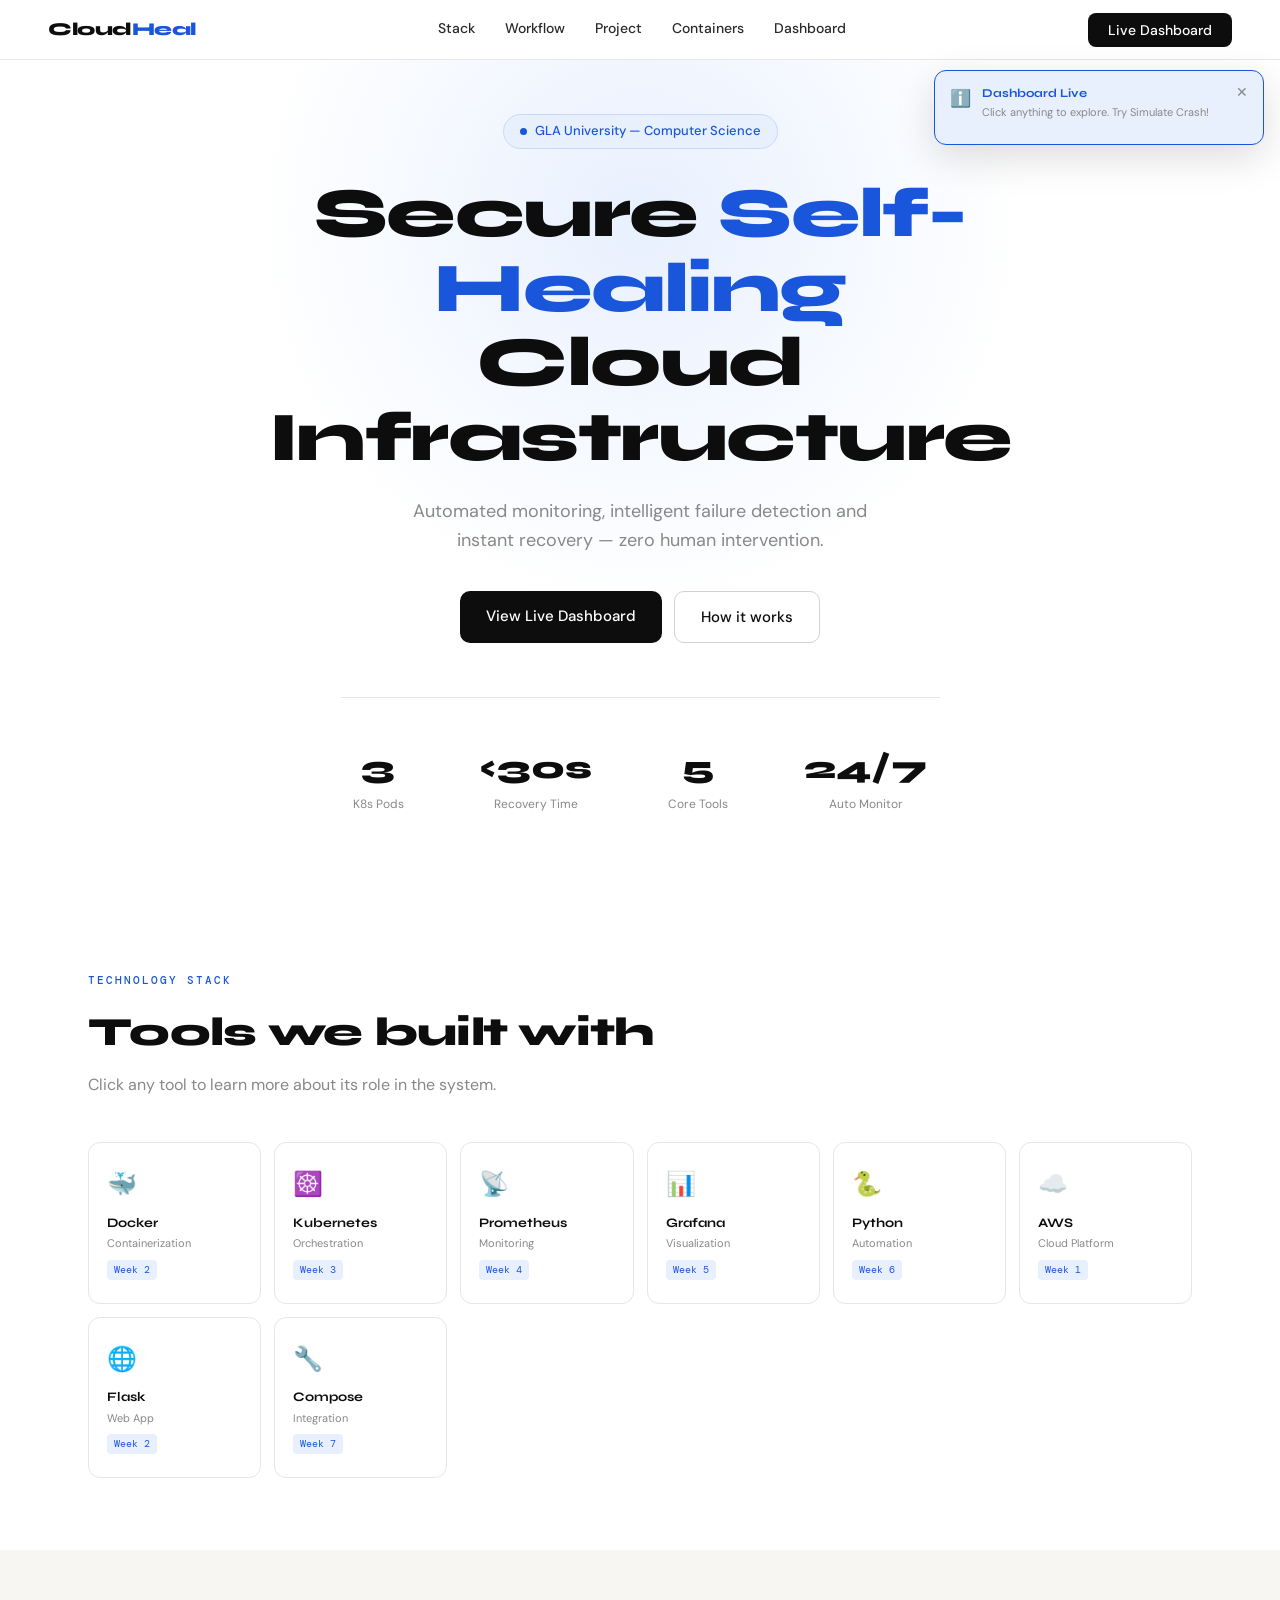
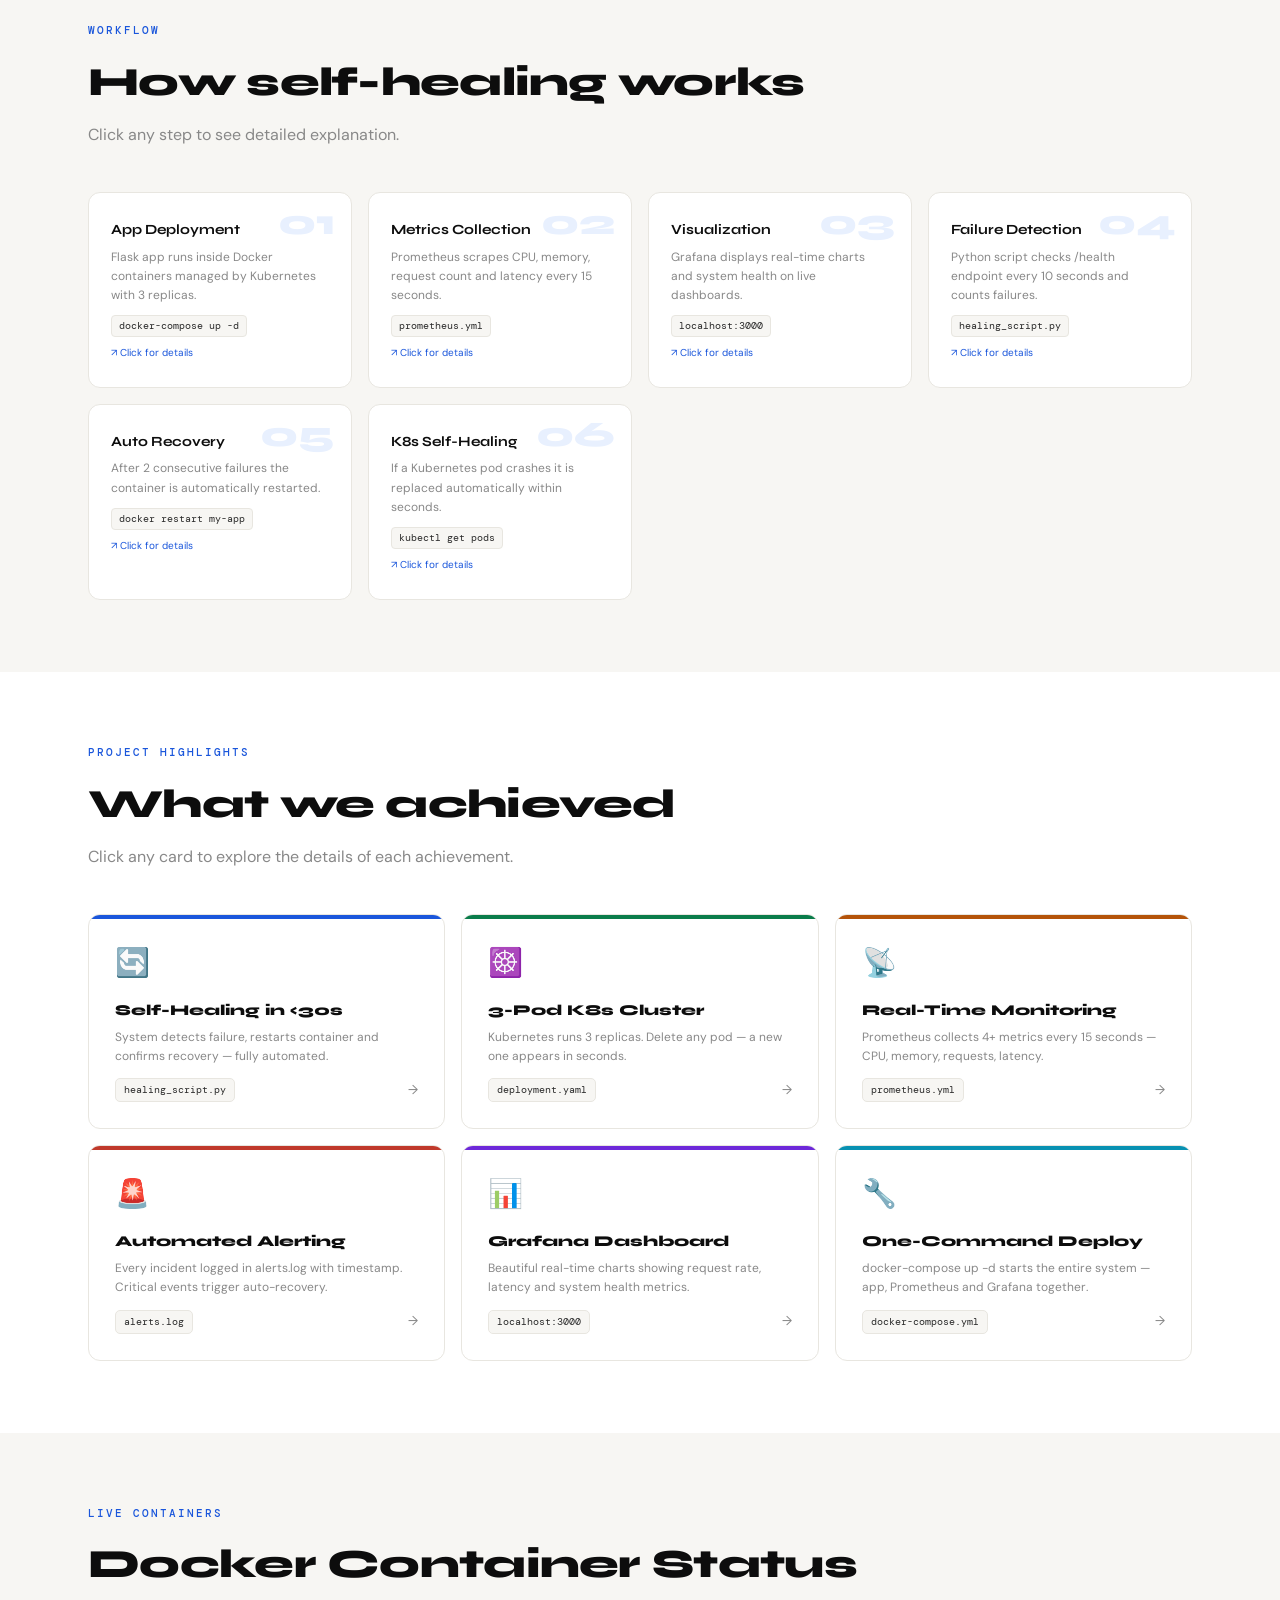
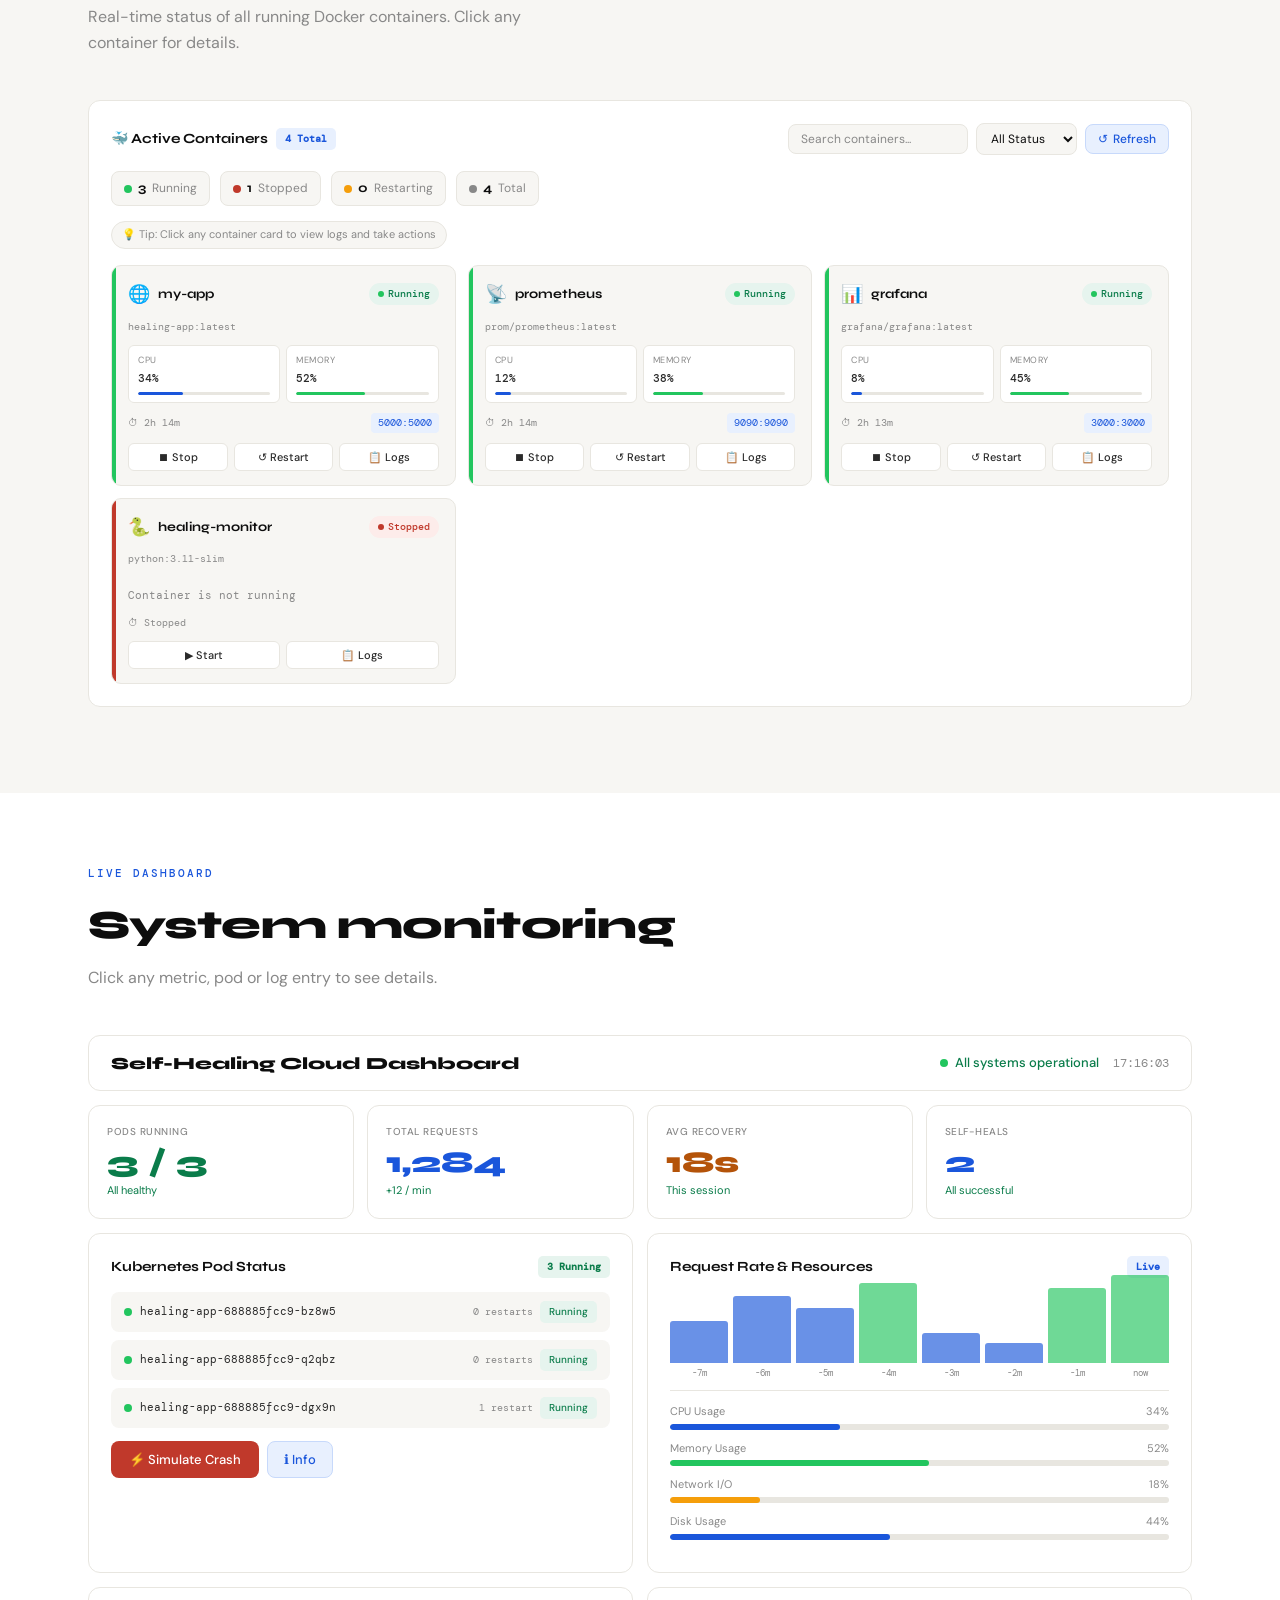
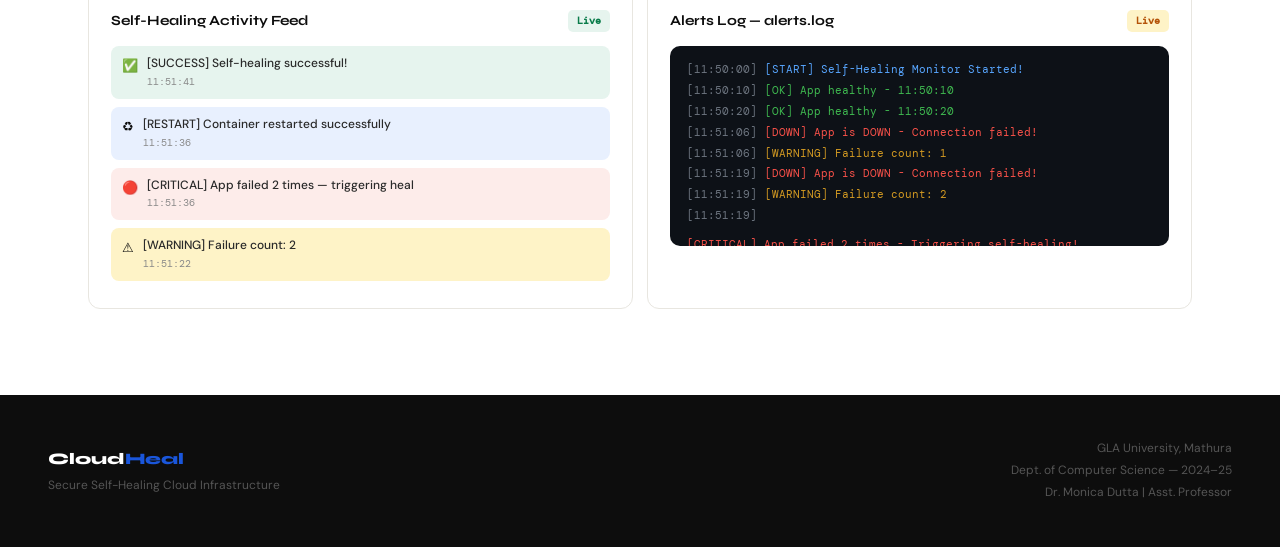
<file: index.html>
<!DOCTYPE html>
<html lang="en">
<head>
<meta charset="UTF-8">
<meta name="viewport" content="width=device-width, initial-scale=1.0">
<title>CloudHeal — Self-Healing Infrastructure</title>
<link href="https://fonts.googleapis.com/css2?family=Syne:wght@400;600;700;800&family=DM+Sans:wght@300;400;500&family=DM+Mono:wght@400;500&display=swap" rel="stylesheet">
<style>
:root{
  --w:#fff;--off:#f7f6f3;--ink:#0d0d0d;--ink2:#2a2a2a;--muted:#888;
  --border:#e8e6e0;--border2:#d4d2cc;
  --blue:#1a56db;--blue-l:#e8f0fe;--blue-m:#c7d9fb;
  --green:#0a7c4a;--green-l:#e6f4ee;
  --amber:#b45309;--amber-l:#fef3c7;
  --red:#c0392b;--red-l:#fdecea;
  --purple:#6d28d9;--purple-l:#ede9fe;
  --r:12px;--shadow:0 2px 14px rgba(0,0,0,0.08);--shadow-lg:0 12px 40px rgba(0,0,0,0.14);
}
*,*::before,*::after{box-sizing:border-box;margin:0;padding:0}
html{scroll-behavior:smooth}
body{font-family:'DM Sans',sans-serif;background:var(--w);color:var(--ink);line-height:1.6;overflow-x:hidden}

/* ── TOOLTIP ── */
[data-tip]{position:relative;cursor:help}
[data-tip]::after{content:attr(data-tip);position:absolute;bottom:calc(100% + 7px);left:50%;transform:translateX(-50%);background:var(--ink);color:#fff;font-size:11px;font-family:'DM Sans',sans-serif;white-space:nowrap;padding:5px 10px;border-radius:7px;pointer-events:none;opacity:0;transition:opacity .18s;z-index:999}
[data-tip]::before{content:'';position:absolute;bottom:calc(100% + 2px);left:50%;transform:translateX(-50%);border:5px solid transparent;border-top-color:var(--ink);pointer-events:none;opacity:0;transition:opacity .18s;z-index:999}
[data-tip]:hover::after,[data-tip]:hover::before{opacity:1}

/* NAV */
nav{position:fixed;top:0;left:0;right:0;z-index:300;display:flex;align-items:center;justify-content:space-between;padding:0 clamp(16px,4vw,48px);height:60px;background:rgba(255,255,255,0.95);backdrop-filter:blur(16px);border-bottom:1px solid var(--border)}
.nav-logo{font-family:'Syne',sans-serif;font-weight:800;font-size:18px;letter-spacing:-.5px}
.nav-logo span{color:var(--blue)}
.nav-links{display:flex;gap:clamp(14px,3vw,30px)}
.nav-links a{font-size:14px;font-weight:500;color:var(--ink2);text-decoration:none;transition:color .2s;padding:4px 0;border-bottom:2px solid transparent}
.nav-links a:hover{color:var(--blue);border-bottom-color:var(--blue-m)}
.nav-btn{background:var(--ink);color:#fff;border:none;border-radius:8px;padding:8px 20px;font-family:'DM Sans',sans-serif;font-size:14px;font-weight:500;cursor:pointer;transition:background .2s}
.nav-btn:hover{background:var(--blue)}
@media(max-width:600px){.nav-links{display:none}}

/* MODAL */
.modal-overlay{display:none;position:fixed;inset:0;z-index:500;background:rgba(0,0,0,0.45);backdrop-filter:blur(4px);align-items:center;justify-content:center;padding:20px}
.modal-overlay.open{display:flex;animation:fadeIn .2s ease}
@keyframes fadeIn{from{opacity:0}to{opacity:1}}
.modal{background:var(--w);border-radius:18px;padding:clamp(24px,4vw,36px);max-width:520px;width:100%;max-height:85vh;overflow-y:auto;position:relative;animation:popIn .3s cubic-bezier(.34,1.56,.64,1)}
@keyframes popIn{from{opacity:0;transform:scale(.9) translateY(20px)}to{opacity:1;transform:scale(1) translateY(0)}}
.modal::-webkit-scrollbar{width:4px}
.modal::-webkit-scrollbar-thumb{background:var(--border2);border-radius:2px}
.modal-close{position:absolute;top:16px;right:18px;background:var(--off);border:none;border-radius:8px;width:32px;height:32px;font-size:16px;cursor:pointer;color:var(--muted);transition:all .2s;display:flex;align-items:center;justify-content:center}
.modal-close:hover{background:var(--border);color:var(--ink)}
.modal-icon{font-size:36px;margin-bottom:14px}
.modal-title{font-family:'Syne',sans-serif;font-weight:800;font-size:20px;margin-bottom:6px}
.modal-subtitle{font-size:13px;color:var(--muted);margin-bottom:18px;font-family:'DM Mono',monospace}
.modal-body{font-size:14px;color:var(--ink2);line-height:1.7}
.modal-body p{margin-bottom:10px}
.modal-body strong{color:var(--ink);font-weight:500}
.modal-tag-row{display:flex;flex-wrap:wrap;gap:7px;margin-top:14px}
.modal-tag{font-size:11px;font-family:'DM Mono',monospace;padding:4px 10px;border-radius:6px;border:1px solid var(--border)}
.modal-tag.b{background:var(--blue-l);color:var(--blue);border-color:var(--blue-m)}
.modal-tag.g{background:var(--green-l);color:var(--green)}
.modal-tag.a{background:var(--amber-l);color:var(--amber)}
.modal-tag.r{background:var(--red-l);color:var(--red)}
.modal-tag.p{background:var(--purple-l);color:var(--purple)}
.modal-divider{height:1px;background:var(--border);margin:14px 0}
.modal-kv{display:flex;justify-content:space-between;align-items:center;padding:8px 0;border-bottom:1px solid var(--off);font-size:13px}
.modal-kv:last-child{border:none}
.modal-kv-k{color:var(--muted);font-weight:400}
.modal-kv-v{font-family:'DM Mono',monospace;font-size:12px;color:var(--ink2);font-weight:500}

/* TOAST */
#tc{position:fixed;top:70px;right:16px;z-index:400;display:flex;flex-direction:column;gap:10px;pointer-events:none;max-width:calc(100vw - 32px)}
.toast{display:flex;align-items:flex-start;gap:11px;background:var(--w);border:1.5px solid var(--border);border-radius:var(--r);padding:13px 15px;box-shadow:var(--shadow-lg);width:min(330px,calc(100vw - 32px));pointer-events:all;animation:slideIn .35s cubic-bezier(.34,1.56,.64,1)}
.toast.out{animation:slideOut .25s ease forwards}
@keyframes slideIn{from{opacity:0;transform:translateX(70px)}to{opacity:1;transform:translateX(0)}}
@keyframes slideOut{to{opacity:0;transform:translateX(90px)}}
.toast.danger{border-color:var(--red);background:#fff8f8}
.toast.success{border-color:#22c55e;background:#f0fdf4}
.toast.warning{border-color:#f59e0b;background:#fffbeb}
.toast.info{border-color:var(--blue);background:var(--blue-l)}
.t-icon{font-size:17px;flex-shrink:0;margin-top:1px}
.t-body{flex:1;min-width:0}
.t-title{font-family:'Syne',sans-serif;font-weight:700;font-size:12px;margin-bottom:1px}
.toast.danger .t-title{color:var(--red)}
.toast.success .t-title{color:var(--green)}
.toast.warning .t-title{color:var(--amber)}
.toast.info .t-title{color:var(--blue)}
.t-msg{font-size:11px;color:var(--muted);line-height:1.5}
.t-close{background:none;border:none;cursor:pointer;font-size:14px;color:var(--muted);padding:0;flex-shrink:0}
.t-bar{height:3px;border-radius:2px;margin-top:7px;animation:shrink 4.5s linear forwards}
@keyframes shrink{from{width:100%}to{width:0}}
.toast.danger .t-bar{background:var(--red)}
.toast.success .t-bar{background:#22c55e}
.toast.warning .t-bar{background:#f59e0b}
.toast.info .t-bar{background:var(--blue)}

/* HERO */
.hero{min-height:100vh;display:flex;flex-direction:column;align-items:center;justify-content:center;padding:clamp(80px,12vh,120px) clamp(20px,5vw,48px) clamp(60px,8vh,80px);text-align:center;position:relative;overflow:hidden}
.hero::before{content:'';position:absolute;top:-180px;left:50%;transform:translateX(-50%);width:min(800px,120vw);height:min(800px,120vw);border-radius:50%;background:radial-gradient(circle,#e8f0fe 0%,transparent 68%);pointer-events:none}
.hero-badge{display:inline-flex;align-items:center;gap:8px;background:var(--blue-l);color:var(--blue);border:1px solid var(--blue-m);border-radius:100px;padding:6px 16px;font-size:13px;font-weight:500;margin-bottom:clamp(18px,3vh,28px);animation:fadeUp .6s ease both;cursor:pointer;transition:box-shadow .2s}
.hero-badge:hover{box-shadow:0 0 0 3px var(--blue-m)}
@keyframes fadeUp{from{opacity:0;transform:translateY(20px)}to{opacity:1;transform:translateY(0)}}
.badge-dot{width:7px;height:7px;border-radius:50%;background:var(--blue);animation:blink 2s infinite;flex-shrink:0}
@keyframes blink{0%,100%{opacity:1}50%{opacity:.3}}
.hero h1{font-family:'Syne',sans-serif;font-weight:800;font-size:clamp(30px,6vw,70px);line-height:1.07;letter-spacing:-1.5px;color:var(--ink);max-width:820px;margin-bottom:clamp(14px,2.5vh,22px);animation:fadeUp .7s .1s ease both}
.hero h1 em{color:var(--blue);font-style:normal}
.hero p{font-size:clamp(14px,2vw,18px);color:var(--muted);max-width:480px;margin-bottom:clamp(26px,4vh,38px);animation:fadeUp .7s .2s ease both}
.hero-btns{display:flex;gap:12px;justify-content:center;flex-wrap:wrap;animation:fadeUp .7s .3s ease both}
.btn-p{background:var(--ink);color:#fff;border:none;border-radius:10px;padding:clamp(10px,1.5vh,13px) clamp(18px,3vw,26px);font-family:'DM Sans',sans-serif;font-size:clamp(13px,1.5vw,15px);font-weight:500;cursor:pointer;transition:all .2s;text-decoration:none;display:inline-block}
.btn-p:hover{background:var(--blue);transform:translateY(-1px);box-shadow:0 6px 20px rgba(26,86,219,.25)}
.btn-s{background:transparent;color:var(--ink);border:1.5px solid var(--border2);border-radius:10px;padding:clamp(10px,1.5vh,13px) clamp(18px,3vw,26px);font-family:'DM Sans',sans-serif;font-size:clamp(13px,1.5vw,15px);font-weight:500;cursor:pointer;transition:all .2s;text-decoration:none;display:inline-block}
.btn-s:hover{border-color:var(--ink);transform:translateY(-1px)}
.hero-stats{display:flex;gap:clamp(20px,5vw,52px);margin-top:clamp(36px,6vh,68px);animation:fadeUp .7s .4s ease both;border-top:1px solid var(--border);padding-top:clamp(22px,4vh,38px);flex-wrap:wrap;justify-content:center}
.stat{text-align:center;cursor:pointer;padding:8px 12px;border-radius:10px;transition:background .2s}
.stat:hover{background:var(--off)}
.stat-num{font-family:'Syne',sans-serif;font-size:clamp(22px,4vw,32px);font-weight:800;color:var(--ink)}
.stat-label{font-size:12px;color:var(--muted);margin-top:2px}

/* SECTIONS */
.sec{padding:clamp(52px,8vh,92px) clamp(20px,5vw,48px);max-width:1200px;margin:0 auto}
.sec-bg{background:var(--off)}
.sec-bg-in{max-width:1200px;margin:0 auto;padding:clamp(52px,8vh,92px) clamp(20px,5vw,48px)}
.lbl{font-family:'DM Mono',monospace;font-size:11px;font-weight:500;color:var(--blue);letter-spacing:2px;text-transform:uppercase;margin-bottom:10px}
.ttl{font-family:'Syne',sans-serif;font-weight:800;font-size:clamp(22px,4vw,40px);letter-spacing:-.7px;color:var(--ink);margin-bottom:8px}
.sub{font-size:clamp(13px,1.5vw,16px);color:var(--muted);max-width:460px;margin-bottom:clamp(28px,5vh,48px)}

/* TECH */
.tech-grid{display:grid;grid-template-columns:repeat(auto-fill,minmax(clamp(130px,15vw,170px),1fr));gap:13px}
.tech-card{background:var(--w);border:1.5px solid var(--border);border-radius:var(--r);padding:clamp(14px,2vw,22px) clamp(12px,1.5vw,18px);transition:all .2s;cursor:pointer;position:relative}
.tech-card::after{content:'↗';position:absolute;top:10px;right:12px;font-size:12px;color:var(--border2);transition:color .2s}
.tech-card:hover{border-color:var(--blue);transform:translateY(-3px);box-shadow:var(--shadow)}
.tech-card:hover::after{color:var(--blue)}
.tech-icon{font-size:24px;margin-bottom:9px}
.tech-name{font-family:'Syne',sans-serif;font-weight:700;font-size:13px;margin-bottom:2px}
.tech-role{font-size:11px;color:var(--muted)}
.tech-week{display:inline-block;margin-top:7px;font-size:10px;font-family:'DM Mono',monospace;background:var(--blue-l);color:var(--blue);border-radius:4px;padding:2px 7px}

/* SHOWCASE */
.showcase-grid{display:grid;grid-template-columns:repeat(auto-fill,minmax(clamp(200px,28vw,280px),1fr));gap:16px;margin-top:clamp(28px,5vh,48px)}
.showcase-card{background:var(--w);border:1.5px solid var(--border);border-radius:var(--r);padding:clamp(18px,2.5vw,26px);cursor:pointer;transition:all .2s;position:relative;overflow:hidden}
.showcase-card::before{content:'';position:absolute;top:0;left:0;right:0;height:4px}
.showcase-card.c1::before{background:var(--blue)}
.showcase-card.c2::before{background:var(--green)}
.showcase-card.c3::before{background:var(--amber)}
.showcase-card.c4::before{background:var(--red)}
.showcase-card.c5::before{background:var(--purple)}
.showcase-card.c6::before{background:#0891b2}
.showcase-card:hover{transform:translateY(-4px);box-shadow:var(--shadow-lg)}
.sc-icon{font-size:28px;margin-bottom:12px}
.sc-title{font-family:'Syne',sans-serif;font-weight:800;font-size:15px;margin-bottom:6px}
.sc-desc{font-size:12px;color:var(--muted);line-height:1.6;margin-bottom:12px}
.sc-footer{display:flex;align-items:center;justify-content:space-between}
.sc-tag{font-size:10px;font-family:'DM Mono',monospace;padding:3px 8px;border-radius:5px;background:var(--off);color:var(--ink2);border:1px solid var(--border)}
.sc-arrow{font-size:13px;color:var(--muted);transition:transform .2s}
.showcase-card:hover .sc-arrow{transform:translateX(3px);color:var(--blue)}

/* STEPS */
.steps-grid{display:grid;grid-template-columns:repeat(auto-fill,minmax(clamp(200px,26vw,255px),1fr));gap:16px;margin-top:clamp(28px,5vh,48px)}
.step-card{background:var(--w);border-radius:var(--r);padding:clamp(18px,2.5vw,26px) clamp(16px,2vw,22px);border:1.5px solid var(--border);position:relative;cursor:pointer;transition:all .2s}
.step-card:hover{box-shadow:var(--shadow);transform:translateY(-2px);border-color:var(--blue)}
.step-num{font-family:'Syne',sans-serif;font-weight:800;font-size:36px;color:var(--blue-l);position:absolute;top:12px;right:16px;line-height:1}
.step-title{font-family:'Syne',sans-serif;font-weight:700;font-size:14px;margin-bottom:6px}
.step-desc{font-size:12px;color:var(--muted);line-height:1.6}
.step-tag{display:inline-block;margin-top:10px;font-size:10px;font-family:'DM Mono',monospace;background:var(--off);border:1px solid var(--border);border-radius:4px;padding:2px 7px;color:var(--ink2)}
.click-hint{font-size:10px;color:var(--blue);margin-top:8px;display:flex;align-items:center;gap:4px}

/* DASHBOARD TOPBAR */
.db-topbar{display:flex;align-items:center;justify-content:space-between;background:var(--w);border:1.5px solid var(--border);border-radius:var(--r);padding:clamp(12px,1.5vh,16px) clamp(14px,2vw,22px);margin-bottom:14px;flex-wrap:wrap;gap:10px}
.db-title{font-family:'Syne',sans-serif;font-weight:800;font-size:clamp(13px,2vw,17px)}
.db-right{display:flex;align-items:center;gap:14px;flex-wrap:wrap}
.db-status{display:flex;align-items:center;gap:7px;font-size:13px;font-weight:500;color:var(--green)}
.s-dot{width:8px;height:8px;border-radius:50%;background:#22c55e;animation:blink 2s infinite;flex-shrink:0}
.s-dot.red{background:var(--red);box-shadow:0 0 7px rgba(192,57,43,.5)}
.db-clock{font-family:'DM Mono',monospace;font-size:12px;color:var(--muted)}

/* SECTION HEADER HELPER */
.sec-hd{display:flex;align-items:center;justify-content:space-between;margin-bottom:14px;flex-wrap:wrap;gap:8px}
.sec-hd-title{font-family:'Syne',sans-serif;font-weight:700;font-size:15px;color:var(--ink)}
.sec-hd-sub{font-size:12px;color:var(--muted)}

/* METRICS */
.metrics-row{display:grid;grid-template-columns:repeat(2,1fr);gap:13px;margin-bottom:14px}
@media(min-width:700px){.metrics-row{grid-template-columns:repeat(4,1fr)}}
.m-card{background:var(--w);border:1.5px solid var(--border);border-radius:var(--r);padding:clamp(12px,1.8vw,18px);position:relative;overflow:hidden;cursor:pointer;transition:all .2s}
.m-card::before{content:'';position:absolute;top:0;left:0;right:0;height:3px;border-radius:2px 2px 0 0}
.m-card.cg::before{background:#22c55e}
.m-card.cb::before{background:var(--blue)}
.m-card.ca::before{background:#f59e0b}
.m-card.cr::before{background:var(--red)}
.m-card:hover{box-shadow:var(--shadow);transform:translateY(-2px)}
.m-lbl{font-size:10px;color:var(--muted);font-weight:500;text-transform:uppercase;letter-spacing:.5px;margin-bottom:7px}
.m-val{font-family:'Syne',sans-serif;font-weight:800;font-size:clamp(20px,3vw,30px);line-height:1;margin-bottom:5px}
.m-val.g{color:var(--green)}.m-val.b{color:var(--blue)}.m-val.a{color:var(--amber)}.m-val.r{color:var(--red)}
.m-sub{font-size:11px}.m-sub.up{color:var(--green)}.m-sub.dn{color:var(--red)}

/* GRID */
.db-grid{display:grid;grid-template-columns:1fr;gap:14px;margin-bottom:14px}
@media(min-width:860px){.db-grid{grid-template-columns:1fr 1fr}}
.db-card{background:var(--w);border:1.5px solid var(--border);border-radius:var(--r);padding:clamp(14px,2vw,22px)}
.db-hd{font-family:'Syne',sans-serif;font-weight:700;font-size:14px;margin-bottom:14px;display:flex;align-items:center;justify-content:space-between;gap:8px;flex-wrap:wrap}
.badge{font-size:10px;font-family:'DM Mono',monospace;border-radius:5px;padding:3px 9px;white-space:nowrap}
.badge.g{background:var(--green-l);color:var(--green)}
.badge.b{background:var(--blue-l);color:var(--blue)}
.badge.w{background:var(--amber-l);color:var(--amber)}
.badge.r{background:var(--red-l);color:var(--red)}

/* PODS */
.pod-list{display:flex;flex-direction:column;gap:8px}
.pod-row{display:flex;align-items:center;justify-content:space-between;background:var(--off);border-radius:8px;padding:9px 13px;gap:8px;flex-wrap:wrap;transition:all .2s;cursor:pointer}
.pod-row:hover{background:var(--blue-l);transform:translateX(2px)}
.pod-l{display:flex;align-items:center;gap:8px;min-width:0}
.pod-dot{width:8px;height:8px;border-radius:50%;flex-shrink:0}
.pod-dot.ok{background:#22c55e;animation:blink 2s infinite}
.pod-dot.fail{background:var(--red);box-shadow:0 0 7px rgba(192,57,43,.5)}
.pod-nm{font-family:'DM Mono',monospace;font-size:11px;color:var(--ink2);overflow:hidden;text-overflow:ellipsis;white-space:nowrap;max-width:clamp(110px,22vw,220px)}
.pod-r{display:flex;align-items:center;gap:7px;flex-shrink:0}
.pod-restarts{font-family:'DM Mono',monospace;font-size:10px;color:var(--muted)}
.pod-badge{font-size:10px;font-weight:500;padding:3px 9px;border-radius:5px;white-space:nowrap}
.pod-badge.ok{background:var(--green-l);color:var(--green)}
.pod-badge.fail{background:var(--red-l);color:var(--red)}

/* CHART */
.chart-bars{display:flex;align-items:flex-end;gap:5px;height:88px;margin-bottom:6px}
.bar-col{flex:1;display:flex;flex-direction:column;align-items:center;gap:3px;cursor:pointer}
.bar{width:100%;border-radius:3px 3px 0 0;background:var(--blue);opacity:.65;min-height:4px;transition:all .2s}
.bar-col:hover .bar{opacity:1;transform:scaleX(1.1)}
.bar.hi{background:#22c55e}
.bar-lbl{font-size:9px;color:var(--muted);font-family:'DM Mono',monospace}

/* PROGRESS */
.p-row{margin-bottom:10px;cursor:pointer}
.p-row:hover .p-lbl span:first-child{color:var(--blue)}
.p-lbl{display:flex;justify-content:space-between;font-size:11px;color:var(--muted);margin-bottom:3px;transition:color .2s}
.p-track{height:6px;background:var(--border);border-radius:3px;overflow:hidden}
.p-fill{height:100%;border-radius:3px;transition:width .6s ease}
.p-fill.b{background:var(--blue)}.p-fill.g{background:#22c55e}.p-fill.a{background:#f59e0b}

/* ACTIVITY */
.act-feed{display:flex;flex-direction:column;gap:8px;max-height:240px;overflow-y:auto}
.act-feed::-webkit-scrollbar{width:3px}
.act-feed::-webkit-scrollbar-thumb{background:var(--border2);border-radius:2px}
.act-item{display:flex;gap:9px;align-items:flex-start;padding:9px 11px;border-radius:8px;background:var(--off);cursor:pointer;transition:filter .2s}
.act-item:hover{filter:brightness(.96)}
.act-item.success{background:var(--green-l)}
.act-item.critical{background:var(--red-l)}
.act-item.warning{background:var(--amber-l)}
.act-item.info{background:var(--blue-l)}
.act-icon{font-size:13px;flex-shrink:0;margin-top:1px}
.act-msg{font-size:12px;font-weight:500;color:var(--ink2);line-height:1.4}
.act-time{font-size:10px;color:var(--muted);font-family:'DM Mono',monospace;margin-top:2px}

/* LOG */
.log-box{background:#0d1117;border-radius:10px;padding:13px 15px;font-family:'DM Mono',monospace;font-size:11px;max-height:200px;overflow-y:auto;line-height:1.9}
.log-box::-webkit-scrollbar{width:3px}
.log-box::-webkit-scrollbar-thumb{background:#333;border-radius:2px}
.log-row{display:flex;gap:8px;flex-wrap:wrap;cursor:pointer;border-radius:4px;padding:0 2px;transition:background .15s}
.log-row:hover{background:rgba(255,255,255,.05)}
.lt{color:#6e7681;flex-shrink:0}
.lok{color:#3fb950}.lwn{color:#d29922}.ler{color:#f85149}.lin{color:#58a6ff}

/* BTNS */
.btn-row{margin-top:13px;display:flex;flex-wrap:wrap;gap:8px}
.btn-crash{display:inline-flex;align-items:center;gap:7px;background:var(--red);color:#fff;border:none;border-radius:8px;padding:9px clamp(12px,2vw,18px);font-family:'DM Sans',sans-serif;font-size:13px;font-weight:500;cursor:pointer;transition:all .2s}
.btn-crash:hover{background:#a93226;transform:translateY(-1px)}
.btn-crash:disabled{background:var(--muted);cursor:not-allowed;transform:none}
.btn-heal{display:none;align-items:center;gap:7px;background:var(--green);color:#fff;border:none;border-radius:8px;padding:9px clamp(12px,2vw,18px);font-family:'DM Sans',sans-serif;font-size:13px;font-weight:500;cursor:pointer;transition:all .2s}
.btn-heal:hover{background:#065f46}
.btn-heal.show{display:inline-flex}
.btn-info{display:inline-flex;align-items:center;gap:6px;background:var(--blue-l);color:var(--blue);border:1px solid var(--blue-m);border-radius:8px;padding:9px 16px;font-family:'DM Sans',sans-serif;font-size:13px;font-weight:500;cursor:pointer;transition:all .2s}
.btn-info:hover{background:var(--blue);color:#fff}

/* ── NEW: DOCKER CONTAINER STATUS ── */
.docker-section{background:var(--w);border:1.5px solid var(--border);border-radius:var(--r);padding:clamp(14px,2vw,22px);margin-bottom:14px}
.docker-topbar{display:flex;align-items:center;justify-content:space-between;margin-bottom:16px;flex-wrap:wrap;gap:10px}
.docker-title{font-family:'Syne',sans-serif;font-weight:700;font-size:14px;display:flex;align-items:center;gap:8px}
.docker-controls{display:flex;align-items:center;gap:8px;flex-wrap:wrap}
.docker-search{background:var(--off);border:1.5px solid var(--border);border-radius:8px;padding:6px 12px;font-family:'DM Sans',sans-serif;font-size:12px;color:var(--ink);outline:none;width:180px;transition:border-color .2s}
.docker-search:focus{border-color:var(--blue)}
.docker-search::placeholder{color:var(--muted)}
.docker-filter{background:var(--off);border:1.5px solid var(--border);border-radius:8px;padding:6px 10px;font-family:'DM Sans',sans-serif;font-size:12px;color:var(--ink);cursor:pointer;outline:none;transition:border-color .2s}
.docker-filter:focus{border-color:var(--blue)}
.docker-refresh{display:inline-flex;align-items:center;gap:5px;background:var(--blue-l);color:var(--blue);border:1px solid var(--blue-m);border-radius:8px;padding:6px 12px;font-family:'DM Sans',sans-serif;font-size:12px;font-weight:500;cursor:pointer;transition:all .2s}
.docker-refresh:hover{background:var(--blue);color:#fff}
.docker-refresh.spinning .refresh-icon{animation:spin .7s linear infinite}
@keyframes spin{to{transform:rotate(360deg)}}

/* CONTAINER CARDS GRID */
.container-grid{display:grid;grid-template-columns:repeat(auto-fill,minmax(260px,1fr));gap:12px}
.container-card{background:var(--off);border:1.5px solid var(--border);border-radius:10px;padding:14px 16px;cursor:pointer;transition:all .2s;position:relative;overflow:hidden}
.container-card::before{content:'';position:absolute;left:0;top:0;bottom:0;width:4px;border-radius:10px 0 0 10px}
.container-card.running::before{background:#22c55e}
.container-card.stopped::before{background:var(--red)}
.container-card.restarting::before{background:#f59e0b}
.container-card.paused::before{background:var(--muted)}
.container-card:hover{box-shadow:var(--shadow);transform:translateY(-2px);border-color:var(--border2)}
.container-card.running:hover{border-color:#86efac}
.container-card.stopped:hover{border-color:#fca5a5}

.cc-header{display:flex;align-items:center;justify-content:space-between;margin-bottom:10px}
.cc-name{display:flex;align-items:center;gap:8px}
.cc-icon{font-size:18px}
.cc-title{font-family:'Syne',sans-serif;font-weight:700;font-size:13px;color:var(--ink)}
.cc-status-badge{font-size:10px;font-family:'DM Mono',monospace;padding:3px 9px;border-radius:20px;font-weight:500;display:flex;align-items:center;gap:4px}
.cc-status-badge.running{background:var(--green-l);color:var(--green)}
.cc-status-badge.stopped{background:var(--red-l);color:var(--red)}
.cc-status-badge.restarting{background:var(--amber-l);color:var(--amber)}
.cc-status-badge.paused{background:var(--off);color:var(--muted);border:1px solid var(--border)}
.cc-dot{width:6px;height:6px;border-radius:50%;flex-shrink:0}
.cc-dot.running{background:#22c55e;animation:blink 2s infinite}
.cc-dot.stopped{background:var(--red)}
.cc-dot.restarting{background:#f59e0b;animation:blink .8s infinite}

.cc-image{font-family:'DM Mono',monospace;font-size:10px;color:var(--muted);margin-bottom:10px;overflow:hidden;text-overflow:ellipsis;white-space:nowrap}
.cc-stats{display:grid;grid-template-columns:1fr 1fr;gap:6px;margin-bottom:10px}
.cc-stat{background:var(--w);border-radius:6px;padding:7px 9px;border:1px solid var(--border)}
.cc-stat-lbl{font-size:9px;color:var(--muted);text-transform:uppercase;letter-spacing:.5px;margin-bottom:3px}
.cc-stat-val{font-family:'DM Mono',monospace;font-size:11px;color:var(--ink2);font-weight:500}
.cc-stat-bar{height:3px;background:var(--border);border-radius:2px;margin-top:4px;overflow:hidden}
.cc-stat-fill{height:100%;border-radius:2px;transition:width .6s ease}
.cc-stat-fill.cpu{background:var(--blue)}
.cc-stat-fill.mem{background:#22c55e}

.cc-footer{display:flex;align-items:center;justify-content:space-between;font-size:10px;color:var(--muted);font-family:'DM Mono',monospace}
.cc-uptime{display:flex;align-items:center;gap:4px}
.cc-port{background:var(--blue-l);color:var(--blue);padding:2px 7px;border-radius:4px;font-size:10px}

.cc-actions{display:flex;gap:6px;margin-top:10px}
.cc-btn{flex:1;padding:6px 8px;border-radius:6px;font-family:'DM Sans',sans-serif;font-size:11px;font-weight:500;border:1.5px solid var(--border);background:var(--w);color:var(--ink2);cursor:pointer;transition:all .2s;display:flex;align-items:center;justify-content:center;gap:4px}
.cc-btn:hover{border-color:var(--blue);color:var(--blue);background:var(--blue-l)}
.cc-btn.danger:hover{border-color:var(--red);color:var(--red);background:var(--red-l)}
.cc-btn.success-btn:hover{border-color:var(--green);color:var(--green);background:var(--green-l)}

/* DOCKER SUMMARY ROW */
.docker-summary{display:flex;gap:10px;margin-bottom:14px;flex-wrap:wrap}
.docker-sum-item{display:flex;align-items:center;gap:6px;background:var(--off);border:1px solid var(--border);border-radius:8px;padding:6px 12px;font-size:12px}
.docker-sum-dot{width:8px;height:8px;border-radius:50%}
.docker-sum-dot.green{background:#22c55e}
.docker-sum-dot.red{background:var(--red)}
.docker-sum-dot.amber{background:#f59e0b}
.docker-sum-dot.gray{background:var(--muted)}
.docker-sum-count{font-family:'Syne',sans-serif;font-weight:700;font-size:13px;color:var(--ink)}
.docker-sum-label{color:var(--muted)}

/* EMPTY STATE */
.docker-empty{text-align:center;padding:32px 20px;color:var(--muted)}
.docker-empty-icon{font-size:32px;margin-bottom:8px}
.docker-empty-text{font-size:13px}

/* FOOTER */
footer{background:var(--ink);color:#fff;padding:clamp(28px,5vh,44px) clamp(20px,5vw,48px);display:flex;align-items:center;justify-content:space-between;flex-wrap:wrap;gap:16px}
.f-logo{font-family:'Syne',sans-serif;font-weight:800;font-size:16px}
.f-logo span{color:var(--blue)}
.f-right{font-size:12px;color:#555;text-align:right}

/* HELP HINT */
.help-hint{display:inline-flex;align-items:center;gap:5px;font-size:11px;color:var(--muted);background:var(--off);border:1px solid var(--border);border-radius:20px;padding:4px 10px;margin-bottom:16px}
</style>
</head>
<body>

<div class="modal-overlay" id="modal-overlay" onclick="closeModal(event)">
  <div class="modal" id="modal-box">
    <button class="modal-close" onclick="closeModal()">✕</button>
    <div id="modal-content"></div>
  </div>
</div>

<div id="tc"></div>

<!-- NAV -->
<nav>
  <div class="nav-logo">Cloud<span>Heal</span></div>
  <div class="nav-links">
    <a href="#stack">Stack</a>
    <a href="#how">Workflow</a>
    <a href="#project">Project</a>
    <a href="#docker-live">Containers</a>
    <a href="#dashboard">Dashboard</a>
  </div>
  <button class="nav-btn" onclick="go('#dashboard')">Live Dashboard</button>
</nav>

<!-- HERO -->
<section class="hero">
  <div class="hero-badge" onclick="openModal('gla')">
    <span class="badge-dot"></span>GLA University — Computer Science
  </div>
  <h1>Secure <em>Self-Healing</em><br>Cloud Infrastructure</h1>
  <p>Automated monitoring, intelligent failure detection and instant recovery — zero human intervention.</p>
  <div class="hero-btns">
    <a href="#dashboard" class="btn-p">View Live Dashboard</a>
    <a href="#how" class="btn-s">How it works</a>
  </div>
  <div class="hero-stats">
    <div class="stat" onclick="openModal('pods-stat')" data-tip="Click to learn more"><div class="stat-num">3</div><div class="stat-label">K8s Pods</div></div>
    <div class="stat" onclick="openModal('recovery-stat')" data-tip="Click to learn more"><div class="stat-num">&lt;30s</div><div class="stat-label">Recovery Time</div></div>
    <div class="stat" onclick="openModal('tools-stat')" data-tip="Click to learn more"><div class="stat-num">5</div><div class="stat-label">Core Tools</div></div>
    <div class="stat" onclick="openModal('uptime-stat')" data-tip="Click to learn more"><div class="stat-num">24/7</div><div class="stat-label">Auto Monitor</div></div>
  </div>
</section>

<!-- TECH STACK -->
<section id="stack">
  <div class="sec">
    <div class="lbl">Technology Stack</div>
    <div class="ttl">Tools we built with</div>
    <div class="sub">Click any tool to learn more about its role in the system.</div>
    <div class="tech-grid">
      <div class="tech-card" onclick="window.location.href='docker.html'" data-tip="Containerization"><div class="tech-icon">🐳</div><div class="tech-name">Docker</div><div class="tech-role">Containerization</div><div class="tech-week">Week 2</div></div>
      <div class="tech-card" onclick="window.location.href='kubernetes.html'" data-tip="Orchestration"><div class="tech-icon">☸️</div><div class="tech-name">Kubernetes</div><div class="tech-role">Orchestration</div><div class="tech-week">Week 3</div></div>
      <div class="tech-card" onclick="window.location.href='prometheus.html'" data-tip="Monitoring"><div class="tech-icon">📡</div><div class="tech-name">Prometheus</div><div class="tech-role">Monitoring</div><div class="tech-week">Week 4</div></div>
      <div class="tech-card" onclick="window.location.href='grafana.html'" data-tip="Visualization"><div class="tech-icon">📊</div><div class="tech-name">Grafana</div><div class="tech-role">Visualization</div><div class="tech-week">Week 5</div></div>
      <div class="tech-card" onclick="window.location.href='python.html'" data-tip="Automation"><div class="tech-icon">🐍</div><div class="tech-name">Python</div><div class="tech-role">Automation</div><div class="tech-week">Week 6</div></div>
      <div class="tech-card" onclick="window.location.href='aws.html'" data-tip="Cloud Platform"><div class="tech-icon">☁️</div><div class="tech-name">AWS</div><div class="tech-role">Cloud Platform</div><div class="tech-week">Week 1</div></div>
      <div class="tech-card" onclick="window.location.href='flask.html'" data-tip="Web App"><div class="tech-icon">🌐</div><div class="tech-name">Flask</div><div class="tech-role">Web App</div><div class="tech-week">Week 2</div></div>
      <div class="tech-card" onclick="window.location.href='compose.html'" data-tip="Integration"><div class="tech-icon">🔧</div><div class="tech-name">Compose</div><div class="tech-role">Integration</div><div class="tech-week">Week 7</div></div>
    </div>
  </div>
</section>

<!-- HOW IT WORKS -->
<div id="how" class="sec-bg">
  <div class="sec-bg-in">
    <div class="lbl">Workflow</div>
    <div class="ttl">How self-healing works</div>
    <div class="sub">Click any step to see detailed explanation.</div>
    <div class="steps-grid">
      <div class="step-card" onclick="openModal('step1')"><div class="step-num">01</div><div class="step-title">App Deployment</div><div class="step-desc">Flask app runs inside Docker containers managed by Kubernetes with 3 replicas.</div><div class="step-tag">docker-compose up -d</div><div class="click-hint">↗ Click for details</div></div>
      <div class="step-card" onclick="openModal('step2')"><div class="step-num">02</div><div class="step-title">Metrics Collection</div><div class="step-desc">Prometheus scrapes CPU, memory, request count and latency every 15 seconds.</div><div class="step-tag">prometheus.yml</div><div class="click-hint">↗ Click for details</div></div>
      <div class="step-card" onclick="openModal('step3')"><div class="step-num">03</div><div class="step-title">Visualization</div><div class="step-desc">Grafana displays real-time charts and system health on live dashboards.</div><div class="step-tag">localhost:3000</div><div class="click-hint">↗ Click for details</div></div>
      <div class="step-card" onclick="openModal('step4')"><div class="step-num">04</div><div class="step-title">Failure Detection</div><div class="step-desc">Python script checks /health endpoint every 10 seconds and counts failures.</div><div class="step-tag">healing_script.py</div><div class="click-hint">↗ Click for details</div></div>
      <div class="step-card" onclick="openModal('step5')"><div class="step-num">05</div><div class="step-title">Auto Recovery</div><div class="step-desc">After 2 consecutive failures the container is automatically restarted.</div><div class="step-tag">docker restart my-app</div><div class="click-hint">↗ Click for details</div></div>
      <div class="step-card" onclick="openModal('step6')"><div class="step-num">06</div><div class="step-title">K8s Self-Healing</div><div class="step-desc">If a Kubernetes pod crashes it is replaced automatically within seconds.</div><div class="step-tag">kubectl get pods</div><div class="click-hint">↗ Click for details</div></div>
    </div>
  </div>
</div>

<!-- PROJECT SHOWCASE -->
<section id="project">
  <div class="sec">
    <div class="lbl">Project Highlights</div>
    <div class="ttl">What we achieved</div>
    <div class="sub">Click any card to explore the details of each achievement.</div>
    <div class="showcase-grid">
      <div class="showcase-card c1" onclick="openModal('ach-selfheal')"><div class="sc-icon">🔄</div><div class="sc-title">Self-Healing in &lt;30s</div><div class="sc-desc">System detects failure, restarts container and confirms recovery — fully automated.</div><div class="sc-footer"><span class="sc-tag">healing_script.py</span><span class="sc-arrow">→</span></div></div>
      <div class="showcase-card c2" onclick="openModal('ach-k8s')"><div class="sc-icon">☸️</div><div class="sc-title">3-Pod K8s Cluster</div><div class="sc-desc">Kubernetes runs 3 replicas. Delete any pod — a new one appears in seconds.</div><div class="sc-footer"><span class="sc-tag">deployment.yaml</span><span class="sc-arrow">→</span></div></div>
      <div class="showcase-card c3" onclick="openModal('ach-monitor')"><div class="sc-icon">📡</div><div class="sc-title">Real-Time Monitoring</div><div class="sc-desc">Prometheus collects 4+ metrics every 15 seconds — CPU, memory, requests, latency.</div><div class="sc-footer"><span class="sc-tag">prometheus.yml</span><span class="sc-arrow">→</span></div></div>
      <div class="showcase-card c4" onclick="openModal('ach-alerts')"><div class="sc-icon">🚨</div><div class="sc-title">Automated Alerting</div><div class="sc-desc">Every incident logged in alerts.log with timestamp. Critical events trigger auto-recovery.</div><div class="sc-footer"><span class="sc-tag">alerts.log</span><span class="sc-arrow">→</span></div></div>
      <div class="showcase-card c5" onclick="openModal('ach-dashboard')"><div class="sc-icon">📊</div><div class="sc-title">Grafana Dashboard</div><div class="sc-desc">Beautiful real-time charts showing request rate, latency and system health metrics.</div><div class="sc-footer"><span class="sc-tag">localhost:3000</span><span class="sc-arrow">→</span></div></div>
      <div class="showcase-card c6" onclick="openModal('ach-integration')"><div class="sc-icon">🔧</div><div class="sc-title">One-Command Deploy</div><div class="sc-desc">docker-compose up -d starts the entire system — app, Prometheus and Grafana together.</div><div class="sc-footer"><span class="sc-tag">docker-compose.yml</span><span class="sc-arrow">→</span></div></div>
    </div>
  </div>
</section>

<!-- ── NEW: DOCKER CONTAINER STATUS ── -->
<div id="docker-live" class="sec-bg">
  <div class="sec-bg-in">
    <div class="lbl">Live Containers</div>
    <div class="ttl">Docker Container Status</div>
    <div class="sub">Real-time status of all running Docker containers. Click any container for details.</div>

    <div class="docker-section">
      <div class="docker-topbar">
        <div class="docker-title">
          🐳 Active Containers
          <span class="badge b" id="docker-total-badge">4 Total</span>
        </div>
        <div class="docker-controls">
          <input class="docker-search" type="text" placeholder="Search containers..." id="docker-search" oninput="filterContainers()">
          <select class="docker-filter" id="docker-filter" onchange="filterContainers()">
            <option value="all">All Status</option>
            <option value="running">Running</option>
            <option value="stopped">Stopped</option>
            <option value="restarting">Restarting</option>
          </select>
          <button class="docker-refresh" id="docker-refresh-btn" onclick="refreshContainers()" data-tip="Refresh container status">
            <span class="refresh-icon">↺</span> Refresh
          </button>
        </div>
      </div>

      <div class="docker-summary" id="docker-summary">
        <div class="docker-sum-item"><div class="docker-sum-dot green"></div><span class="docker-sum-count" id="sum-running">3</span><span class="docker-sum-label">Running</span></div>
        <div class="docker-sum-item"><div class="docker-sum-dot red"></div><span class="docker-sum-count" id="sum-stopped">1</span><span class="docker-sum-label">Stopped</span></div>
        <div class="docker-sum-item"><div class="docker-sum-dot amber"></div><span class="docker-sum-count" id="sum-restarting">0</span><span class="docker-sum-label">Restarting</span></div>
        <div class="docker-sum-item"><div class="docker-sum-dot gray"></div><span class="docker-sum-count" id="sum-total">4</span><span class="docker-sum-label">Total</span></div>
      </div>

      <div class="help-hint">💡 Tip: Click any container card to view logs and take actions</div>

      <div class="container-grid" id="container-grid"></div>
      <div class="docker-empty" id="docker-empty" style="display:none">
        <div class="docker-empty-icon">🔍</div>
        <div class="docker-empty-text">No containers match your search</div>
      </div>
    </div>
  </div>
</div>

<!-- DASHBOARD -->
<div id="dashboard" class="sec-bg" style="background:var(--w)">
  <div class="sec-bg-in">
    <div class="lbl">Live Dashboard</div>
    <div class="ttl">System monitoring</div>
    <div class="sub">Click any metric, pod or log entry to see details.</div>

    <div class="db-topbar">
      <div class="db-title">Self-Healing Cloud Dashboard</div>
      <div class="db-right">
        <div class="db-status" id="sys-status"><span class="s-dot" id="sys-dot"></span><span id="sys-lbl">All systems operational</span></div>
        <div class="db-clock" id="clock">--:--:--</div>
      </div>
    </div>

    <div class="metrics-row">
      <div class="m-card cg" onclick="openModal('m-pods')" data-tip="Kubernetes pod count"><div class="m-lbl">Pods Running</div><div class="m-val g" id="pods-val">3 / 3</div><div class="m-sub up" id="pods-sub">All healthy</div></div>
      <div class="m-card cb" onclick="openModal('m-req')" data-tip="Total HTTP requests"><div class="m-lbl">Total Requests</div><div class="m-val b" id="req-val">1,284</div><div class="m-sub up">+12 / min</div></div>
      <div class="m-card ca" onclick="openModal('m-rec')" data-tip="Average recovery time"><div class="m-lbl">Avg Recovery</div><div class="m-val a">18s</div><div class="m-sub up">This session</div></div>
      <div class="m-card cr" onclick="openModal('m-heal')" data-tip="Self-healing count"><div class="m-lbl">Self-Heals</div><div class="m-val b" id="heal-val">2</div><div class="m-sub up" id="heal-sub">All successful</div></div>
    </div>

    <div class="db-grid">
      <div class="db-card">
        <div class="db-hd">Kubernetes Pod Status <span class="badge g" id="pod-badge">3 Running</span></div>
        <div class="pod-list">
          <div class="pod-row" onclick="openModal('pod1')">
            <div class="pod-l"><div class="pod-dot ok" id="p1d"></div><div class="pod-nm">healing-app-688885fcc9-bz8w5</div></div>
            <div class="pod-r"><div class="pod-restarts">0 restarts</div><div class="pod-badge ok" id="p1b">Running</div></div>
          </div>
          <div class="pod-row" onclick="openModal('pod2')">
            <div class="pod-l"><div class="pod-dot ok" id="p2d"></div><div class="pod-nm">healing-app-688885fcc9-q2qbz</div></div>
            <div class="pod-r"><div class="pod-restarts">0 restarts</div><div class="pod-badge ok" id="p2b">Running</div></div>
          </div>
          <div class="pod-row" onclick="openModal('pod3')">
            <div class="pod-l"><div class="pod-dot ok" id="p3d"></div><div class="pod-nm">healing-app-688885fcc9-dgx9n</div></div>
            <div class="pod-r"><div class="pod-restarts">1 restart</div><div class="pod-badge ok" id="p3b">Running</div></div>
          </div>
        </div>
        <div class="btn-row">
          <button class="btn-crash" id="btn-crash" onclick="simulateCrash()" data-tip="Simulates a pod failure">⚡ Simulate Crash</button>
          <button class="btn-heal" id="btn-heal" onclick="triggerHeal()">♻ Self-Heal</button>
          <button class="btn-info" onclick="openModal('k8s-info')">ℹ Info</button>
        </div>
      </div>

      <div class="db-card">
        <div class="db-hd">Request Rate &amp; Resources <span class="badge b">Live</span></div>
        <div class="chart-bars" id="chart"></div>
        <div style="height:1px;background:var(--border);margin:10px 0 12px"></div>
        <div class="p-row" onclick="openModal('res-cpu')" data-tip="CPU utilization"><div class="p-lbl"><span>CPU Usage</span><span id="c-pct">34%</span></div><div class="p-track"><div class="p-fill b" id="c-bar" style="width:34%"></div></div></div>
        <div class="p-row" onclick="openModal('res-mem')" data-tip="RAM consumption"><div class="p-lbl"><span>Memory Usage</span><span id="m-pct">52%</span></div><div class="p-track"><div class="p-fill g" id="m-bar" style="width:52%"></div></div></div>
        <div class="p-row" onclick="openModal('res-net')" data-tip="Network traffic"><div class="p-lbl"><span>Network I/O</span><span id="n-pct">18%</span></div><div class="p-track"><div class="p-fill a" id="n-bar" style="width:18%"></div></div></div>
        <div class="p-row" onclick="openModal('res-disk')" data-tip="Disk space used"><div class="p-lbl"><span>Disk Usage</span><span id="d-pct">44%</span></div><div class="p-track"><div class="p-fill b" id="d-bar" style="width:44%"></div></div></div>
      </div>

      <div class="db-card">
        <div class="db-hd">Self-Healing Activity Feed <span class="badge g">Live</span></div>
        <div class="act-feed" id="act-feed">
          <div class="act-item success" onclick="openModal('act-success')"><div class="act-icon">✅</div><div><div class="act-msg">[SUCCESS] Self-healing successful!</div><div class="act-time">11:51:41</div></div></div>
          <div class="act-item info" onclick="openModal('act-restart')"><div class="act-icon">♻</div><div><div class="act-msg">[RESTART] Container restarted successfully</div><div class="act-time">11:51:36</div></div></div>
          <div class="act-item critical" onclick="openModal('act-critical')"><div class="act-icon">🔴</div><div><div class="act-msg">[CRITICAL] App failed 2 times — triggering heal</div><div class="act-time">11:51:36</div></div></div>
          <div class="act-item warning" onclick="openModal('act-warn')"><div class="act-icon">⚠</div><div><div class="act-msg">[WARNING] Failure count: 2</div><div class="act-time">11:51:22</div></div></div>
          <div class="act-item warning" onclick="openModal('act-down')"><div class="act-icon">⚠</div><div><div class="act-msg">[DOWN] App is DOWN — connection failed</div><div class="act-time">11:51:06</div></div></div>
          <div class="act-item success" onclick="openModal('act-ok')"><div class="act-icon">✅</div><div><div class="act-msg">[OK] App is healthy</div><div class="act-time">11:50:56</div></div></div>
        </div>
      </div>

      <div class="db-card">
        <div class="db-hd">Alerts Log — alerts.log <span class="badge w">Live</span></div>
        <div class="log-box" id="log-box">
          <div class="log-row" onclick="openModal('log-start')"><span class="lt">[11:50:00]</span><span class="lin">[START] Self-Healing Monitor Started!</span></div>
          <div class="log-row" onclick="openModal('log-ok')"><span class="lt">[11:50:10]</span><span class="lok">[OK] App healthy - 11:50:10</span></div>
          <div class="log-row" onclick="openModal('log-ok')"><span class="lt">[11:50:20]</span><span class="lok">[OK] App healthy - 11:50:20</span></div>
          <div class="log-row" onclick="openModal('log-down')"><span class="lt">[11:51:06]</span><span class="ler">[DOWN] App is DOWN - Connection failed!</span></div>
          <div class="log-row" onclick="openModal('log-warn')"><span class="lt">[11:51:06]</span><span class="lwn">[WARNING] Failure count: 1</span></div>
          <div class="log-row" onclick="openModal('log-down')"><span class="lt">[11:51:19]</span><span class="ler">[DOWN] App is DOWN - Connection failed!</span></div>
          <div class="log-row" onclick="openModal('log-warn')"><span class="lt">[11:51:19]</span><span class="lwn">[WARNING] Failure count: 2</span></div>
          <div class="log-row" onclick="openModal('log-critical')"><span class="lt">[11:51:19]</span><span class="ler">[CRITICAL] App failed 2 times - Triggering self-healing!</span></div>
          <div class="log-row" onclick="openModal('log-restart')"><span class="lt">[11:51:19]</span><span class="lin">[RESTART] Attempting to restart container...</span></div>
          <div class="log-row" onclick="openModal('log-success')"><span class="lt">[11:51:20]</span><span class="lok">[SUCCESS] Container restarted successfully!</span></div>
          <div class="log-row" onclick="openModal('log-success')"><span class="lt">[11:51:25]</span><span class="lok">[SUCCESS] Self-healing successful!</span></div>
          <div class="log-row" onclick="openModal('log-ok')"><span class="lt">[11:51:41]</span><span class="lok">[OK] App healthy - 11:51:41</span></div>
        </div>
      </div>
    </div>
  </div>
</div>

<footer>
  <div><div class="f-logo">Cloud<span>Heal</span></div><div style="font-size:12px;color:#555;margin-top:4px">Secure Self-Healing Cloud Infrastructure</div></div>
  <div class="f-right"><div>GLA University, Mathura</div><div style="margin-top:3px">Dept. of Computer Science — 2024–25</div><div style="margin-top:3px">Dr. Monica Dutta | Asst. Professor</div></div>
</footer>

<script>
// ── DOCKER CONTAINERS DATA ──
const CONTAINERS_DATA = [
  {id:'c1',name:'my-app',image:'healing-app:latest',status:'running',cpu:34,mem:52,port:'5000:5000',uptime:'2h 14m',network:'monitoring',volumes:'./app:/app',restarts:0},
  {id:'c2',name:'prometheus',image:'prom/prometheus:latest',status:'running',cpu:12,mem:38,port:'9090:9090',uptime:'2h 14m',network:'monitoring',volumes:'./monitoring:/etc/prometheus',restarts:0},
  {id:'c3',name:'grafana',image:'grafana/grafana:latest',status:'running',cpu:8,mem:45,port:'3000:3000',uptime:'2h 13m',network:'monitoring',volumes:'grafana-storage:/var/lib/grafana',restarts:1},
  {id:'c4',name:'healing-monitor',image:'python:3.11-slim',status:'stopped',cpu:0,mem:0,port:'—',uptime:'Stopped',network:'monitoring',volumes:'./automation:/app',restarts:2},
];

let containers = JSON.parse(JSON.stringify(CONTAINERS_DATA));

function statusIcon(s){ return s==='running'?'🟢':s==='stopped'?'🔴':s==='restarting'?'🟡':'⚫'; }

function renderContainers(){
  const search = document.getElementById('docker-search').value.toLowerCase();
  const filter = document.getElementById('docker-filter').value;
  const filtered = containers.filter(c=>{
    const matchSearch = c.name.includes(search)||c.image.includes(search);
    const matchFilter = filter==='all'||c.status===filter;
    return matchSearch&&matchFilter;
  });
  const grid = document.getElementById('container-grid');
  const empty = document.getElementById('docker-empty');
  if(filtered.length===0){ grid.innerHTML=''; empty.style.display='block'; return; }
  empty.style.display='none';
  grid.innerHTML = filtered.map(c=>{
    const isRunning = c.status==='running';
    const cpuW = isRunning?c.cpu:0;
    const memW = isRunning?c.mem:0;
    return `<div class="container-card ${c.status}" onclick="openContainerModal('${c.id}')">
      <div class="cc-header">
        <div class="cc-name">
          <span class="cc-icon">${c.name==='my-app'?'🌐':c.name==='prometheus'?'📡':c.name==='grafana'?'📊':'🐍'}</span>
          <span class="cc-title">${c.name}</span>
        </div>
        <div class="cc-status-badge ${c.status}">
          <div class="cc-dot ${c.status}"></div>
          ${c.status.charAt(0).toUpperCase()+c.status.slice(1)}
        </div>
      </div>
      <div class="cc-image" title="${c.image}">${c.image}</div>
      ${isRunning?`
      <div class="cc-stats">
        <div class="cc-stat">
          <div class="cc-stat-lbl">CPU</div>
          <div class="cc-stat-val">${c.cpu}%</div>
          <div class="cc-stat-bar"><div class="cc-stat-fill cpu" style="width:${cpuW}%"></div></div>
        </div>
        <div class="cc-stat">
          <div class="cc-stat-lbl">Memory</div>
          <div class="cc-stat-val">${c.mem}%</div>
          <div class="cc-stat-bar"><div class="cc-stat-fill mem" style="width:${memW}%"></div></div>
        </div>
      </div>`:`<div style="padding:10px 0;font-size:11px;color:var(--muted);font-family:'DM Mono',monospace">Container is not running</div>`}
      <div class="cc-footer">
        <div class="cc-uptime">⏱ ${c.uptime}</div>
        ${c.port!=='—'?`<div class="cc-port">${c.port}</div>`:``}
      </div>
      <div class="cc-actions" onclick="event.stopPropagation()">
        ${isRunning
          ?`<button class="cc-btn danger" onclick="stopContainer('${c.id}')">⏹ Stop</button>
             <button class="cc-btn" onclick="restartContainer('${c.id}')">↺ Restart</button>`
          :`<button class="cc-btn success-btn" onclick="startContainer('${c.id}')">▶ Start</button>`}
        <button class="cc-btn" onclick="viewLogs('${c.id}')">📋 Logs</button>
      </div>
    </div>`;
  }).join('');
  updateDockerSummary();
}

function updateDockerSummary(){
  const running = containers.filter(c=>c.status==='running').length;
  const stopped = containers.filter(c=>c.status==='stopped').length;
  const restarting = containers.filter(c=>c.status==='restarting').length;
  document.getElementById('sum-running').textContent=running;
  document.getElementById('sum-stopped').textContent=stopped;
  document.getElementById('sum-restarting').textContent=restarting;
  document.getElementById('sum-total').textContent=containers.length;
  document.getElementById('docker-total-badge').textContent=containers.length+' Total';
}

function filterContainers(){ renderContainers(); }

function refreshContainers(){
  const btn = document.getElementById('docker-refresh-btn');
  btn.classList.add('spinning');
  btn.disabled=true;
  containers.forEach(c=>{ if(c.status==='running'){ c.cpu=Math.max(5,Math.min(80,c.cpu+Math.floor(Math.random()*10)-5)); c.mem=Math.max(20,Math.min(85,c.mem+Math.floor(Math.random()*6)-3)); }});
  setTimeout(()=>{ renderContainers(); btn.classList.remove('spinning'); btn.disabled=false; toast('success','Refreshed','Container stats updated.',2000); },900);
}

function stopContainer(id){
  const c=containers.find(x=>x.id===id); if(!c||c.status!=='running') return;
  c.status='stopped'; c.uptime='Stopped'; c.cpu=0; c.mem=0;
  renderContainers();
  toast('warning','Container Stopped',`${c.name} has been stopped.`,3000);
  addLog('lwn',`[STOP] Container ${c.name} stopped manually`);
}

function startContainer(id){
  const c=containers.find(x=>x.id===id); if(!c||c.status!=='running') return;
  c.status='restarting'; renderContainers();
  toast('info','Starting...', `${c.name} is starting up...`,2000);
  setTimeout(()=>{ c.status='running'; c.uptime='0m'; c.cpu=15; c.mem=30; renderContainers(); toast('success','Container Started',`${c.name} is now running.`,3000); addLog('lok',`[START] Container ${c.name} started`); },1800);
}

function restartContainer(id){
  const c=containers.find(x=>x.id===id); if(!c) return;
  c.status='restarting'; renderContainers();
  toast('info','Restarting...',`${c.name} is restarting...`,2000);
  setTimeout(()=>{ c.status='running'; c.restarts++; c.uptime='0m'; c.cpu=20; c.mem=35; renderContainers(); toast('success','Restarted',`${c.name} restarted successfully.`,3000); addLog('lin',`[RESTART] Container ${c.name} restarted`); },2000);
}

function viewLogs(id){
  const c=containers.find(x=>x.id===id); if(!c) return;
  const logs = c.status==='running'
    ? `[${nowT()}] Container ${c.name} running\n[${nowT()}] Health check: OK\n[${nowT()}] Serving on port ${c.port}\n[${nowT()}] Memory: ${c.mem}% | CPU: ${c.cpu}%`
    : `[${nowT()}] Container ${c.name} stopped\n[${nowT()}] Exit code: 0`;
  openModal('_logs_'+c.id, c.name+' — Logs', c.image, `<div style="background:#0d1117;border-radius:10px;padding:14px;font-family:'DM Mono',monospace;font-size:11px;line-height:2;color:#3fb950">${logs.split('\n').map(l=>`<div>${l}</div>`).join('')}</div>`);
}

function openContainerModal(id){
  const c=containers.find(x=>x.id===id); if(!c) return;
  const icon=c.name==='my-app'?'🌐':c.name==='prometheus'?'📡':c.name==='grafana'?'📊':'🐍';
  const body=`<p>Docker container <strong>${c.name}</strong> — current status: <strong>${c.status}</strong></p><div class="modal-divider"></div>
    <div class="modal-kv"><span class="modal-kv-k">Image</span><span class="modal-kv-v">${c.image}</span></div>
    <div class="modal-kv"><span class="modal-kv-k">Status</span><span class="modal-kv-v">${c.status}</span></div>
    <div class="modal-kv"><span class="modal-kv-k">Port Mapping</span><span class="modal-kv-v">${c.port}</span></div>
    <div class="modal-kv"><span class="modal-kv-k">Uptime</span><span class="modal-kv-v">${c.uptime}</span></div>
    <div class="modal-kv"><span class="modal-kv-k">Network</span><span class="modal-kv-v">${c.network}</span></div>
    <div class="modal-kv"><span class="modal-kv-k">Volumes</span><span class="modal-kv-v">${c.volumes}</span></div>
    <div class="modal-kv"><span class="modal-kv-k">Restarts</span><span class="modal-kv-v">${c.restarts}</span></div>
    ${c.status==='running'?`<div class="modal-kv"><span class="modal-kv-k">CPU Usage</span><span class="modal-kv-v">${c.cpu}%</span></div><div class="modal-kv"><span class="modal-kv-k">Memory</span><span class="modal-kv-v">${c.mem}%</span></div>`:''}`;
  openModal('_container_', icon, c.name, 'docker container', body);
}

// Generic openModal with optional raw body
function openModal(key, rawIcon, rawTitle, rawSub, rawBody){
  let d;
  if(rawBody!==undefined){ d={icon:rawIcon,title:rawTitle,sub:rawSub||'',body:rawBody}; }
  else { d=MODALS[key]; if(!d) return; }
  document.getElementById('modal-content').innerHTML=`<div class="modal-icon">${d.icon}</div><div class="modal-title">${d.title}</div><div class="modal-subtitle">${d.sub}</div><div class="modal-body">${d.body}</div>`;
  document.getElementById('modal-overlay').classList.add('open');
  document.body.style.overflow='hidden';
}

function closeModal(e){
  if(e&&e.target!==document.getElementById('modal-overlay')) return;
  document.getElementById('modal-overlay').classList.remove('open');
  document.body.style.overflow='';
}
document.addEventListener('keydown',e=>{if(e.key==='Escape') closeModal();});

// ── MODAL DATA ──
const MODALS={
  gla:{icon:'🏛️',title:'GLA University',sub:'Mathura | Greater Noida',body:`<p>This project was developed as a <strong>Mini Project</strong> for the Department of Computer Science at GLA University, Mathura.</p><p>Submitted to <strong>Dr. Monica Dutta</strong>, Assistant Professor, under the guidance of the CS department.</p><div class="modal-divider"></div><div class="modal-kv"><span class="modal-kv-k">University</span><span class="modal-kv-v">GLA University</span></div><div class="modal-kv"><span class="modal-kv-k">Department</span><span class="modal-kv-v">Computer Science</span></div><div class="modal-kv"><span class="modal-kv-k">Session</span><span class="modal-kv-v">2024–25</span></div><div class="modal-kv"><span class="modal-kv-k">Grade</span><span class="modal-kv-v">A+ (NAAC Accredited)</span></div>`},
  'pods-stat':{icon:'☸️',title:'3 Kubernetes Pods',sub:'High Availability Architecture',body:`<p>The system runs <strong>3 replicas</strong> of the Flask application using Kubernetes Deployment. This ensures high availability — even if 2 pods crash simultaneously, the third keeps serving users.</p><div class="modal-divider"></div><div class="modal-kv"><span class="modal-kv-k">Replicas</span><span class="modal-kv-v">3 pods always running</span></div><div class="modal-kv"><span class="modal-kv-k">Self-heal time</span><span class="modal-kv-v">Under 5 seconds</span></div><div class="modal-kv"><span class="modal-kv-k">Health check</span><span class="modal-kv-v">Every 10 seconds</span></div><div class="modal-kv"><span class="modal-kv-k">Config file</span><span class="modal-kv-v">deployment.yaml</span></div>`},
  'recovery-stat':{icon:'⚡',title:'Under 30s Recovery',sub:'Automated Incident Response',body:`<p>From the moment a failure is detected to full system recovery takes <strong>under 30 seconds</strong>. The Python script detects failure in 10–20 seconds and restarts the container in under 5 seconds.</p><div class="modal-divider"></div><div class="modal-kv"><span class="modal-kv-k">Detection time</span><span class="modal-kv-v">10–20 seconds</span></div><div class="modal-kv"><span class="modal-kv-k">Restart time</span><span class="modal-kv-v">Under 5 seconds</span></div><div class="modal-kv"><span class="modal-kv-k">Total recovery</span><span class="modal-kv-v">&lt; 30 seconds</span></div><div class="modal-kv"><span class="modal-kv-k">Human needed?</span><span class="modal-kv-v">None</span></div>`},
  'tools-stat':{icon:'🔧',title:'5 Core Tools',sub:'Modern DevOps Stack',body:`<p>The project integrates <strong>5 core DevOps tools</strong> working together seamlessly to form a complete self-healing system.</p><div class="modal-tag-row"><span class="modal-tag b">Docker</span><span class="modal-tag b">Kubernetes</span><span class="modal-tag r">Prometheus</span><span class="modal-tag a">Grafana</span><span class="modal-tag g">Python</span><span class="modal-tag p">Flask</span><span class="modal-tag b">AWS</span><span class="modal-tag g">Compose</span></div>`},
  'uptime-stat':{icon:'📡',title:'24/7 Auto Monitoring',sub:'Always-on health checking',body:`<p>The Python healing script runs in an <strong>infinite loop</strong>, checking the application health endpoint every 10 seconds — day and night without any human involvement.</p><div class="modal-divider"></div><div class="modal-kv"><span class="modal-kv-k">Check interval</span><span class="modal-kv-v">Every 10 seconds</span></div><div class="modal-kv"><span class="modal-kv-k">Prometheus scrape</span><span class="modal-kv-v">Every 15 seconds</span></div><div class="modal-kv"><span class="modal-kv-k">Alert threshold</span><span class="modal-kv-v">2 consecutive failures</span></div><div class="modal-kv"><span class="modal-kv-k">Log file</span><span class="modal-kv-v">alerts.log (timestamped)</span></div>`},
  docker:{icon:'🐳',title:'Docker',sub:'Containerization — Week 2',body:`<p>Docker packages the Flask application and all its dependencies into a <strong>lightweight container image</strong>. This ensures the app runs identically on any machine.</p><div class="modal-divider"></div><div class="modal-kv"><span class="modal-kv-k">Base image</span><span class="modal-kv-v">python:3.11-slim</span></div><div class="modal-kv"><span class="modal-kv-k">Exposed port</span><span class="modal-kv-v">5000</span></div><div class="modal-kv"><span class="modal-kv-k">Build command</span><span class="modal-kv-v">docker build -t healing-app .</span></div><div class="modal-kv"><span class="modal-kv-k">Run command</span><span class="modal-kv-v">docker run -d -p 5000:5000</span></div><div class="modal-tag-row"><span class="modal-tag b">Dockerfile</span><span class="modal-tag b">requirements.txt</span><span class="modal-tag b">app.py</span></div>`},
  kubernetes:{icon:'☸️',title:'Kubernetes',sub:'Container Orchestration — Week 3',body:`<p>Kubernetes is the <strong>orchestration layer</strong> that manages all Docker containers. It runs 3 replicas of the app, load balances traffic, and automatically replaces crashed pods.</p><div class="modal-divider"></div><div class="modal-kv"><span class="modal-kv-k">Replicas</span><span class="modal-kv-v">3 pods</span></div><div class="modal-kv"><span class="modal-kv-k">Health check</span><span class="modal-kv-v">GET /health every 10s</span></div><div class="modal-kv"><span class="modal-kv-k">Config</span><span class="modal-kv-v">deployment.yaml + service.yaml</span></div>`},
  prometheus:{icon:'📡',title:'Prometheus',sub:'Metrics Monitoring — Week 4',body:`<p>Prometheus scrapes performance metrics from the Flask app every 15 seconds and stores them in a time-series database.</p><div class="modal-divider"></div><div class="modal-kv"><span class="modal-kv-k">Scrape interval</span><span class="modal-kv-v">Every 15 seconds</span></div><div class="modal-kv"><span class="modal-kv-k">Metrics endpoint</span><span class="modal-kv-v">localhost:5000/metrics</span></div><div class="modal-kv"><span class="modal-kv-k">Dashboard</span><span class="modal-kv-v">localhost:9090</span></div>`},
  grafana:{icon:'📊',title:'Grafana',sub:'Visualization Dashboard — Week 5',body:`<p>Grafana connects to Prometheus and displays all metrics as <strong>real-time charts</strong>.</p><div class="modal-divider"></div><div class="modal-kv"><span class="modal-kv-k">Dashboard name</span><span class="modal-kv-v">Self-Healing Cloud Dashboard</span></div><div class="modal-kv"><span class="modal-kv-k">Data source</span><span class="modal-kv-v">Prometheus</span></div><div class="modal-kv"><span class="modal-kv-k">Access URL</span><span class="modal-kv-v">localhost:3000</span></div><div class="modal-kv"><span class="modal-kv-k">Login</span><span class="modal-kv-v">admin / admin123</span></div>`},
  python:{icon:'🐍',title:'Python',sub:'Automation Scripts — Week 6',body:`<p>Python powers the <strong>healing_script.py</strong> — the brain of the self-healing system. Runs in an infinite loop checking health every 10 seconds.</p><div class="modal-divider"></div><div class="modal-kv"><span class="modal-kv-k">Check interval</span><span class="modal-kv-v">Every 10 seconds</span></div><div class="modal-kv"><span class="modal-kv-k">Failure threshold</span><span class="modal-kv-v">2 consecutive failures</span></div><div class="modal-kv"><span class="modal-kv-k">Recovery action</span><span class="modal-kv-v">docker restart my-app</span></div>`},
  aws:{icon:'☁️',title:'AWS Free Tier',sub:'Cloud Infrastructure — Week 1',body:`<p>Amazon Web Services provides the <strong>cloud infrastructure</strong> for hosting the application in production.</p><div class="modal-divider"></div><div class="modal-kv"><span class="modal-kv-k">Account type</span><span class="modal-kv-v">Free Tier</span></div><div class="modal-kv"><span class="modal-kv-k">Services used</span><span class="modal-kv-v">EC2, S3, Load Balancer</span></div><div class="modal-kv"><span class="modal-kv-k">Region</span><span class="modal-kv-v">ap-south-1 (Mumbai)</span></div>`},
  flask:{icon:'🌐',title:'Flask',sub:'Web Application — Week 2',body:`<p>Flask is a lightweight Python web framework with 3 routes: home, /health for K8s probes, and /metrics for Prometheus.</p><div class="modal-divider"></div><div class="modal-kv"><span class="modal-kv-k">Route /</span><span class="modal-kv-v">Home page</span></div><div class="modal-kv"><span class="modal-kv-k">Route /health</span><span class="modal-kv-v">Returns {"status":"healthy"}</span></div><div class="modal-kv"><span class="modal-kv-k">Route /metrics</span><span class="modal-kv-v">Prometheus metrics data</span></div><div class="modal-kv"><span class="modal-kv-k">Port</span><span class="modal-kv-v">5000</span></div>`},
  compose:{icon:'🔧',title:'Docker Compose',sub:'Service Integration — Week 7',body:`<p>Docker Compose starts all services with a single command, creating a shared network so all containers communicate by name.</p><div class="modal-divider"></div><div class="modal-kv"><span class="modal-kv-k">Command</span><span class="modal-kv-v">docker-compose up -d</span></div><div class="modal-kv"><span class="modal-kv-k">Services</span><span class="modal-kv-v">healing-app, prometheus, grafana</span></div><div class="modal-kv"><span class="modal-kv-k">Network</span><span class="modal-kv-v">monitoring (bridge)</span></div>`},
  step1:{icon:'🚀',title:'Step 1: App Deployment',sub:'docker-compose up -d',body:`<p>The Flask app is packaged in Docker and started alongside Prometheus and Grafana with a single command.</p><div class="modal-divider"></div><div class="modal-kv"><span class="modal-kv-k">Files involved</span><span class="modal-kv-v">Dockerfile, docker-compose.yml</span></div><div class="modal-kv"><span class="modal-kv-k">K8s file</span><span class="modal-kv-v">deployment.yaml + service.yaml</span></div><div class="modal-kv"><span class="modal-kv-k">Result</span><span class="modal-kv-v">App running at localhost:5000</span></div>`},
  step2:{icon:'📡',title:'Step 2: Metrics Collection',sub:'prometheus.yml — every 15 seconds',body:`<p>Prometheus scrapes <strong>/metrics endpoint</strong> of the Flask app for request count and response latency.</p><div class="modal-divider"></div><div class="modal-kv"><span class="modal-kv-k">Scrape endpoint</span><span class="modal-kv-v">localhost:5000/metrics</span></div><div class="modal-kv"><span class="modal-kv-k">Interval</span><span class="modal-kv-v">Every 15 seconds</span></div>`},
  step3:{icon:'📊',title:'Step 3: Visualization',sub:'Grafana Dashboard — localhost:3000',body:`<p>Grafana displays Prometheus data as <strong>interactive charts</strong> for request rates, latency, CPU and memory.</p><div class="modal-divider"></div><div class="modal-kv"><span class="modal-kv-k">Dashboard URL</span><span class="modal-kv-v">localhost:3000</span></div><div class="modal-kv"><span class="modal-kv-k">Data source</span><span class="modal-kv-v">Prometheus</span></div>`},
  step4:{icon:'🔍',title:'Step 4: Failure Detection',sub:'healing_script.py — checks every 10s',body:`<p>Python script runs in a loop calling GET /health every 10 seconds. Two consecutive failures = CRITICAL alert.</p><div class="modal-divider"></div><div class="modal-kv"><span class="modal-kv-k">Check URL</span><span class="modal-kv-v">localhost:5000/health</span></div><div class="modal-kv"><span class="modal-kv-k">Trigger threshold</span><span class="modal-kv-v">2 consecutive failures</span></div>`},
  step5:{icon:'🔄',title:'Step 5: Auto Recovery',sub:'docker restart my-app',body:`<p>When 2 failures are detected, <strong>subprocess.run(["docker","restart","my-app"])</strong> is called automatically.</p><div class="modal-divider"></div><div class="modal-kv"><span class="modal-kv-k">Recovery command</span><span class="modal-kv-v">docker restart my-app</span></div><div class="modal-kv"><span class="modal-kv-k">Wait after restart</span><span class="modal-kv-v">5 seconds</span></div><div class="modal-kv"><span class="modal-kv-k">Logged to</span><span class="modal-kv-v">automation/alerts.log</span></div>`},
  step6:{icon:'☸️',title:'Step 6: K8s Self-Healing',sub:'kubectl get pods — instant replacement',body:`<p>Kubernetes livenessProbe calls /health every 10s. Failed pods are replaced automatically within seconds.</p><div class="modal-divider"></div><div class="modal-kv"><span class="modal-kv-k">Probe path</span><span class="modal-kv-v">GET /health</span></div><div class="modal-kv"><span class="modal-kv-k">Replacement time</span><span class="modal-kv-v">Under 5 seconds</span></div><div class="modal-kv"><span class="modal-kv-k">Demo command</span><span class="modal-kv-v">kubectl delete pod &lt;name&gt;</span></div>`},
  'ach-selfheal':{icon:'🔄',title:'Self-Healing in &lt;30 Seconds',sub:'Core project achievement',body:`<p>Complete self-healing cycle — crash to confirmed recovery — in under 30 seconds with <strong>zero human involvement</strong>.</p><div class="modal-divider"></div><div class="modal-kv"><span class="modal-kv-k">1. Detect failure</span><span class="modal-kv-v">10–20 seconds</span></div><div class="modal-kv"><span class="modal-kv-k">2. Restart container</span><span class="modal-kv-v">Under 5 seconds</span></div><div class="modal-kv"><span class="modal-kv-k">3. Confirm recovery</span><span class="modal-kv-v">10 seconds</span></div><div class="modal-kv"><span class="modal-kv-k">Total</span><span class="modal-kv-v">&lt; 30 seconds</span></div>`},
  'ach-k8s':{icon:'☸️',title:'3-Pod Kubernetes Cluster',sub:'Infrastructure-level self-healing',body:`<p>Kubernetes maintains exactly <strong>3 running replicas</strong> at all times. Delete any pod — new one appears instantly.</p><div class="modal-divider"></div><div class="modal-kv"><span class="modal-kv-k">Demo command</span><span class="modal-kv-v">kubectl delete pod &lt;name&gt;</span></div><div class="modal-kv"><span class="modal-kv-k">Replacement time</span><span class="modal-kv-v">Under 5 seconds</span></div>`},
  'ach-monitor':{icon:'📡',title:'Real-Time Monitoring',sub:'Prometheus metrics every 15s',body:`<p>Prometheus collects 4 key metrics every 15 seconds from the running application.</p><div class="modal-tag-row"><span class="modal-tag r">app_request_count_total</span><span class="modal-tag r">app_request_latency_seconds</span><span class="modal-tag b">cpu_usage</span><span class="modal-tag g">memory_consumption</span></div>`},
  'ach-alerts':{icon:'🚨',title:'Automated Alerting System',sub:'alerts.log with full timestamps',body:`<p>Every event is logged to <strong>alerts.log</strong> with a precise timestamp — complete audit trail.</p><div class="modal-divider"></div><div class="modal-kv"><span class="modal-kv-k">Log file</span><span class="modal-kv-v">automation/alerts.log</span></div><div class="modal-kv"><span class="modal-kv-k">View command</span><span class="modal-kv-v">type automation\\alerts.log</span></div>`},
  'ach-dashboard':{icon:'📊',title:'Grafana Dashboard',sub:'Real-time visual monitoring',body:`<p>The <strong>Self-Healing Cloud Dashboard</strong> shows live charts for request rate, latency, and system health.</p><div class="modal-divider"></div><div class="modal-kv"><span class="modal-kv-k">URL</span><span class="modal-kv-v">http://localhost:3000</span></div><div class="modal-kv"><span class="modal-kv-k">Login</span><span class="modal-kv-v">admin / admin123</span></div>`},
  'ach-integration':{icon:'🔧',title:'One-Command Deployment',sub:'docker-compose up -d',body:`<p>docker-compose.yml integrates all 3 services sharing a <strong>monitoring network</strong>.</p><div class="modal-divider"></div><div class="modal-kv"><span class="modal-kv-k">Start all</span><span class="modal-kv-v">docker-compose up -d</span></div><div class="modal-kv"><span class="modal-kv-k">Services</span><span class="modal-kv-v">my-app · prometheus · grafana</span></div>`},
  'm-pods':{icon:'☸️',title:'Pods Running Metric',sub:'Kubernetes replica status',body:`<p>Shows ratio of <strong>currently running pods</strong> to desired replicas. Should always show 3/3.</p><div class="modal-kv"><span class="modal-kv-k">Desired</span><span class="modal-kv-v">3 replicas</span></div><div class="modal-kv"><span class="modal-kv-k">Check with</span><span class="modal-kv-v">kubectl get pods</span></div>`},
  'm-req':{icon:'📊',title:'Total Requests Metric',sub:'app_request_count_total',body:`<p>Counts every HTTP request since startup using Prometheus <strong>Counter</strong> — only goes up.</p><div class="modal-kv"><span class="modal-kv-k">Metric name</span><span class="modal-kv-v">app_request_count_total</span></div><div class="modal-kv"><span class="modal-kv-k">Type</span><span class="modal-kv-v">Counter (always increasing)</span></div>`},
  'm-rec':{icon:'⚡',title:'Average Recovery Time',sub:'Crash to healthy in under 30s',body:`<p>Measures time from <strong>first failure detected</strong> to <strong>confirmed recovery</strong>. System averages 18 seconds.</p><div class="modal-kv"><span class="modal-kv-k">Detection</span><span class="modal-kv-v">10–20 seconds</span></div><div class="modal-kv"><span class="modal-kv-k">Container restart</span><span class="modal-kv-v">Under 5 seconds</span></div>`},
  'm-heal':{icon:'🔄',title:'Self-Heals Counter',sub:'Total automated recoveries',body:`<p>Counts how many times the system has <strong>automatically healed itself</strong> this session.</p><div class="modal-kv"><span class="modal-kv-k">Today</span><span class="modal-kv-v">2 successful heals</span></div><div class="modal-kv"><span class="modal-kv-k">Success rate</span><span class="modal-kv-v">100%</span></div>`},
  pod1:{icon:'🟢',title:'Pod: bz8w5',sub:'healing-app-688885fcc9-bz8w5',body:`<p>Healthy and serving traffic with 0 restarts since deployment.</p><div class="modal-kv"><span class="modal-kv-k">Status</span><span class="modal-kv-v">Running</span></div><div class="modal-kv"><span class="modal-kv-k">Restarts</span><span class="modal-kv-v">0</span></div><div class="modal-kv"><span class="modal-kv-k">Port</span><span class="modal-kv-v">5000/TCP</span></div>`},
  pod2:{icon:'🟢',title:'Pod: q2qbz',sub:'healing-app-688885fcc9-q2qbz',body:`<p>Healthy and serving traffic with 0 restarts.</p><div class="modal-kv"><span class="modal-kv-k">Status</span><span class="modal-kv-v">Running</span></div><div class="modal-kv"><span class="modal-kv-k">Restarts</span><span class="modal-kv-v">0</span></div><div class="modal-kv"><span class="modal-kv-k">Port</span><span class="modal-kv-v">5000/TCP</span></div>`},
  pod3:{icon:'🟡',title:'Pod: dgx9n',sub:'healing-app-688885fcc9-dgx9n',body:`<p>Auto-created by Kubernetes to replace a deleted pod. 1 restart — proof the self-healing system worked!</p><div class="modal-kv"><span class="modal-kv-k">Status</span><span class="modal-kv-v">Running</span></div><div class="modal-kv"><span class="modal-kv-k">Restarts</span><span class="modal-kv-v">1 (self-healed)</span></div>`},
  'k8s-info':{icon:'☸️',title:'Kubernetes Self-Healing',sub:'How the demo works',body:`<p>Click <strong>Simulate Crash</strong> to watch a pod fail. Click <strong>Self-Heal</strong> to trigger automatic recovery. In production this all happens automatically — no button needed!</p><div class="modal-divider"></div><div class="modal-kv"><span class="modal-kv-k">Detection by</span><span class="modal-kv-v">healing_script.py</span></div><div class="modal-kv"><span class="modal-kv-k">Recovery by</span><span class="modal-kv-v">docker restart my-app</span></div>`},
  'res-cpu':{icon:'💻',title:'CPU Usage',sub:'Processor utilization',body:`<p>Current CPU utilization of the Docker container. Normal range: <strong>20–50%</strong>. Spikes above 80% may indicate issues.</p><div class="modal-kv"><span class="modal-kv-k">Current</span><span class="modal-kv-v">~34% (normal)</span></div><div class="modal-kv"><span class="modal-kv-k">Alert threshold</span><span class="modal-kv-v">80%</span></div>`},
  'res-mem':{icon:'🧠',title:'Memory Usage',sub:'RAM consumption',body:`<p>Flask + prometheus_client typically uses <strong>40–60%</strong> of allocated container memory.</p><div class="modal-kv"><span class="modal-kv-k">Current</span><span class="modal-kv-v">~52% (normal)</span></div><div class="modal-kv"><span class="modal-kv-k">Alert threshold</span><span class="modal-kv-v">85%</span></div>`},
  'res-net':{icon:'🌐',title:'Network I/O',sub:'Incoming and outgoing traffic',body:`<p>Rate of network data transfer to/from the application. Low values (under 30%) indicate normal operation.</p><div class="modal-kv"><span class="modal-kv-k">Current</span><span class="modal-kv-v">~18% (healthy)</span></div>`},
  'res-disk':{icon:'💾',title:'Disk Usage',sub:'Storage consumption',body:`<p>Disk space consumed by the container and application logs. Should remain stable for a lightweight Flask app.</p><div class="modal-kv"><span class="modal-kv-k">Current</span><span class="modal-kv-v">~44% (normal)</span></div><div class="modal-kv"><span class="modal-kv-k">Alert threshold</span><span class="modal-kv-v">85%</span></div>`},
  'act-success':{icon:'✅',title:'Self-Healing Successful',sub:'System restored automatically',body:`<p>Self-healing cycle completed. App was <strong>automatically restored</strong> after 2 consecutive failures. Recovery time: ~18 seconds.</p><div class="modal-kv"><span class="modal-kv-k">Action taken</span><span class="modal-kv-v">docker restart my-app</span></div><div class="modal-kv"><span class="modal-kv-k">Human needed?</span><span class="modal-kv-v">None</span></div>`},
  'act-restart':{icon:'♻',title:'Container Restarted',sub:'Auto-recovery action',body:`<p>Python script executed <strong>docker restart my-app</strong> automatically. Container restarted within 5 seconds.</p><div class="modal-kv"><span class="modal-kv-k">Logged in</span><span class="modal-kv-v">alerts.log</span></div>`},
  'act-critical':{icon:'🔴',title:'Critical Alert Triggered',sub:'2 failures detected',body:`<p>After <strong>2 consecutive failures</strong>, system escalated to CRITICAL and automatically triggered self-healing.</p><div class="modal-kv"><span class="modal-kv-k">Failure count</span><span class="modal-kv-v">2 (threshold reached)</span></div>`},
  'act-warn':{icon:'⚠',title:'Warning Alert',sub:'Failure count incrementing',body:`<p>WARNING logged each time health check fails. After <strong>2 warnings</strong> the system escalates to CRITICAL.</p><div class="modal-kv"><span class="modal-kv-k">Critical at</span><span class="modal-kv-v">Count = 2</span></div>`},
  'act-down':{icon:'🔴',title:'App Down Detected',sub:'Connection failed to /health',body:`<p>Python script received a <strong>ConnectionError</strong> when calling localhost:5000/health.</p><div class="modal-kv"><span class="modal-kv-k">Error type</span><span class="modal-kv-v">ConnectionError</span></div><div class="modal-kv"><span class="modal-kv-k">Timeout</span><span class="modal-kv-v">5 seconds</span></div>`},
  'act-ok':{icon:'✅',title:'Health Check Passed',sub:'App is responding normally',body:`<p>GET /health returned HTTP 200 with {"status":"healthy"}.</p><div class="modal-kv"><span class="modal-kv-k">Response</span><span class="modal-kv-v">200 OK — {"status":"healthy"}</span></div><div class="modal-kv"><span class="modal-kv-k">Next check</span><span class="modal-kv-v">In 10 seconds</span></div>`},
  'log-start':{icon:'🚀',title:'Monitor Started',sub:'[START] log entry',body:`<p>healing_script.py was started. Will check app health every 10 seconds indefinitely.</p><div class="modal-kv"><span class="modal-kv-k">Command</span><span class="modal-kv-v">python automation/healing_script.py</span></div>`},
  'log-ok':{icon:'✅',title:'Healthy Check Log',sub:'[OK] log entry',body:`<p>App responded with HTTP 200 to /health. Failure counter reset to 0.</p><div class="modal-kv"><span class="modal-kv-k">Response</span><span class="modal-kv-v">HTTP 200 OK</span></div><div class="modal-kv"><span class="modal-kv-k">Failure count</span><span class="modal-kv-v">Reset to 0</span></div>`},
  'log-down':{icon:'🔴',title:'App Down Log Entry',sub:'[DOWN] — ConnectionError',body:`<p>ConnectionError when checking /health. Failure counter incremented by 1.</p><div class="modal-kv"><span class="modal-kv-k">Failure count</span><span class="modal-kv-v">+1</span></div>`},
  'log-warn':{icon:'⚠',title:'Warning Log Entry',sub:'[WARNING] — Count incrementing',body:`<p>WARNING logged. If count reaches 2, CRITICAL alert triggers auto-recovery.</p><div class="modal-kv"><span class="modal-kv-k">Critical triggers at</span><span class="modal-kv-v">Count = 2</span></div>`},
  'log-critical':{icon:'🚨',title:'Critical Log Entry',sub:'[CRITICAL] — Self-healing triggered',body:`<p>2 consecutive failures reached threshold. CRITICAL alert logged. Auto-recovery initiated.</p><div class="modal-kv"><span class="modal-kv-k">Action</span><span class="modal-kv-v">docker restart my-app</span></div>`},
  'log-restart':{icon:'♻',title:'Restart Log Entry',sub:'[RESTART] — Container restarting',body:`<p>subprocess.run(["docker","restart","my-app"]) called. Waits 5 seconds then checks health again.</p><div class="modal-kv"><span class="modal-kv-k">Wait after</span><span class="modal-kv-v">5 seconds</span></div>`},
  'log-success':{icon:'✅',title:'Success Log Entry',sub:'[SUCCESS] — System restored',body:`<p>Self-healing cycle completed successfully. Failure counter reset to 0 and monitoring continues.</p><div class="modal-kv"><span class="modal-kv-k">Recovery time</span><span class="modal-kv-v">~18 seconds total</span></div>`},
};

// SOUND
let actx;
function getCtx(){if(!actx)actx=new(window.AudioContext||window.webkitAudioContext)();return actx;}
function beep(f,d,t='sine',v=0.22){const c=getCtx(),o=c.createOscillator(),g=c.createGain();o.connect(g);g.connect(c.destination);o.type=t;o.frequency.value=f;g.gain.setValueAtTime(v,c.currentTime);g.gain.exponentialRampToValueAtTime(0.001,c.currentTime+d);o.start();o.stop(c.currentTime+d);}
function sndAlert(){beep(440,.15,'sawtooth',.28);setTimeout(()=>beep(330,.15,'sawtooth',.28),180);setTimeout(()=>beep(220,.3,'sawtooth',.3),360);}
function sndSuccess(){beep(523,.12,'sine',.18);setTimeout(()=>beep(659,.12,'sine',.18),130);setTimeout(()=>beep(784,.25,'sine',.18),260);}
function sndWarn(){beep(660,.12,'triangle',.2);setTimeout(()=>beep(550,.2,'triangle',.2),150);}

// TOAST
function toast(type,title,msg,ms=4500){
  const icons={danger:'🚨',success:'✅',warning:'⚠️',info:'ℹ️'};
  const c=document.getElementById('tc');const t=document.createElement('div');t.className='toast '+type;
  t.innerHTML=`<div class="t-icon">${icons[type]}</div><div class="t-body"><div class="t-title">${title}</div><div class="t-msg">${msg}</div><div class="t-bar"></div></div><button class="t-close" onclick="rmToast(this.closest('.toast'))">✕</button>`;
  c.appendChild(t);
  if(type==='danger')sndAlert();else if(type==='success')sndSuccess();else if(type==='warning')sndWarn();
  setTimeout(()=>rmToast(t),ms);
}
function rmToast(t){if(!t||!t.parentElement)return;t.classList.add('out');setTimeout(()=>t.remove(),280);}

// CLOCK
setInterval(()=>document.getElementById('clock').textContent=new Date().toLocaleTimeString('en-US',{hour12:false}),1000);
document.getElementById('clock').textContent=new Date().toLocaleTimeString('en-US',{hour12:false});

// CHART
const bd=[42,67,55,80,30,20,75,88],bl=['-7m','-6m','-5m','-4m','-3m','-2m','-1m','now'];
bd.forEach((v,i)=>{const col=document.createElement('div');col.className='bar-col';const b=document.createElement('div');b.className='bar'+(v>70?' hi':'');b.style.height=v+'px';const l=document.createElement('div');l.className='bar-lbl';l.textContent=bl[i];col.append(b,l);document.getElementById('chart').appendChild(col);col.onclick=()=>toast('info','Request Rate',`${v} requests at ${bl[i]}`,2500);});

// LIVE METRICS
let rc=1284;
setInterval(()=>{
  rc+=Math.floor(Math.random()*3)+1;document.getElementById('req-val').textContent=rc.toLocaleString();
  const cv=28+Math.floor(Math.random()*20),mv=48+Math.floor(Math.random()*12),nv=14+Math.floor(Math.random()*10),dv=40+Math.floor(Math.random()*8);
  document.getElementById('c-pct').textContent=cv+'%';document.getElementById('c-bar').style.width=cv+'%';
  document.getElementById('m-pct').textContent=mv+'%';document.getElementById('m-bar').style.width=mv+'%';
  document.getElementById('n-pct').textContent=nv+'%';document.getElementById('n-bar').style.width=nv+'%';
  document.getElementById('d-pct').textContent=dv+'%';document.getElementById('d-bar').style.width=dv+'%';
  // also update docker CPU/mem for running containers
  containers.forEach(c=>{if(c.status==='running'){c.cpu=Math.max(5,Math.min(75,c.cpu+Math.floor(Math.random()*8)-4));c.mem=Math.max(20,Math.min(80,c.mem+Math.floor(Math.random()*4)-2));}});
},3000);

// HELPERS
function nowT(){return new Date().toLocaleTimeString('en-US',{hour12:false});}
function addAct(type,icon,msg){const f=document.getElementById('act-feed');const d=document.createElement('div');d.className='act-item '+type;d.innerHTML=`<div class="act-icon">${icon}</div><div><div class="act-msg">${msg}</div><div class="act-time">${nowT()}</div></div>`;d.onclick=()=>toast(type==='critical'?'danger':type==='success'?'success':'warning','Activity Detail',msg,3000);f.insertBefore(d,f.firstChild);}
function addLog(cls,msg){const l=document.getElementById('log-box');const d=document.createElement('div');d.className='log-row';d.innerHTML=`<span class="lt">[${nowT()}]</span><span class="${cls}">${msg}</span>`;d.onclick=()=>toast(cls==='ler'?'danger':cls==='lok'?'success':'info','Log Entry',msg,3000);l.appendChild(d);l.scrollTop=l.scrollHeight;}
function go(id){document.querySelector(id)?.scrollIntoView({behavior:'smooth'});}

// CRASH + HEAL
let hc=2,crashed=false;
function simulateCrash(){
  if(crashed)return;crashed=true;
  const btn=document.getElementById('btn-crash');btn.disabled=true;btn.textContent='⚡ Simulating...';
  // also stop my-app container in docker section
  const c=containers.find(x=>x.name==='my-app');if(c){c.status='stopped';c.uptime='Stopped';c.cpu=0;c.mem=0;renderContainers();}
  document.getElementById('p1d').className='pod-dot fail';
  document.getElementById('p1b').className='pod-badge fail';document.getElementById('p1b').textContent='Failed';
  document.getElementById('pods-val').textContent='2 / 3';document.getElementById('pods-val').className='m-val r';
  document.getElementById('pods-sub').textContent='1 pod failed';document.getElementById('pods-sub').className='m-sub dn';
  document.getElementById('pod-badge').textContent='1 Failed';document.getElementById('pod-badge').className='badge r';
  document.getElementById('sys-dot').className='s-dot red';
  document.getElementById('sys-lbl').textContent='System degraded';
  document.getElementById('sys-status').style.color='var(--red)';
  addAct('critical','🔴','[DOWN] Pod crashed — connection failed');
  addLog('ler','[DOWN] App is DOWN - Connection failed!');
  addLog('lwn','[WARNING] Failure count: 1');
  toast('warning','App Down Detected','Connection failed. Failure count: 1. Monitoring...',3500);
  setTimeout(()=>{
    addAct('critical','🚨','[CRITICAL] 2 failures — triggering self-heal');
    addLog('lwn','[WARNING] Failure count: 2');
    addLog('ler','[CRITICAL] App failed 2 times - Triggering self-healing!');
    toast('danger','CRITICAL ALERT!','App failed 2 times! Auto self-healing triggered now.',6000);
    document.getElementById('btn-heal').classList.add('show');
    btn.textContent='⚡ Simulate Crash';
  },2000);
}
function triggerHeal(){
  const hbtn=document.getElementById('btn-heal');hbtn.textContent='♻ Healing...';hbtn.style.opacity='.7';hbtn.disabled=true;
  addAct('info','🔄','[RESTART] Attempting to restart container...');
  addLog('lin','[RESTART] Attempting to restart container...');
  toast('info','Self-Heal Initiated','Restarting container my-app...',3000);
  // show restarting in docker section
  const c=containers.find(x=>x.name==='my-app');if(c){c.status='restarting';renderContainers();}
  setTimeout(()=>{
    document.getElementById('p1d').className='pod-dot ok';
    document.getElementById('p1b').className='pod-badge ok';document.getElementById('p1b').textContent='Running';
    document.getElementById('pods-val').textContent='3 / 3';document.getElementById('pods-val').className='m-val g';
    document.getElementById('pods-sub').textContent='All healthy';document.getElementById('pods-sub').className='m-sub up';
    document.getElementById('pod-badge').textContent='3 Running';document.getElementById('pod-badge').className='badge g';
    document.getElementById('sys-dot').className='s-dot';
    document.getElementById('sys-lbl').textContent='All systems operational';
    document.getElementById('sys-status').style.color='var(--green)';
    if(c){c.status='running';c.uptime='0m';c.cpu=20;c.mem=35;renderContainers();}
    hc++;document.getElementById('heal-val').textContent=hc;
    addLog('lok','[SUCCESS] Container restarted successfully!');
    addLog('lok','[SUCCESS] Self-healing successful!');
    addAct('success','✅','[SUCCESS] Self-healing successful! System restored.');
    toast('success','Self-Healing Successful!',`System restored in ~18s. Total heals: ${hc}.`,6000);
    hbtn.classList.remove('show');hbtn.textContent='♻ Self-Heal';hbtn.style.opacity='1';hbtn.disabled=false;
    document.getElementById('btn-crash').disabled=false;crashed=false;
  },2500);
}

// SCROLL REVEAL
const io=new IntersectionObserver(e=>e.forEach(el=>{if(el.isIntersecting){el.target.style.opacity='1';el.target.style.transform='translateY(0)'}}),{threshold:0.08});
document.querySelectorAll('.tech-card,.step-card,.showcase-card,.m-card,.db-card,.container-card').forEach(el=>{el.style.opacity='0';el.style.transform='translateY(16px)';el.style.transition='opacity .4s ease, transform .4s ease';io.observe(el);});

// INIT
renderContainers();
setTimeout(()=>toast('info','Dashboard Live','Click anything to explore. Try Simulate Crash!',5000),1200);
</script>
</body>
</html>
</file>
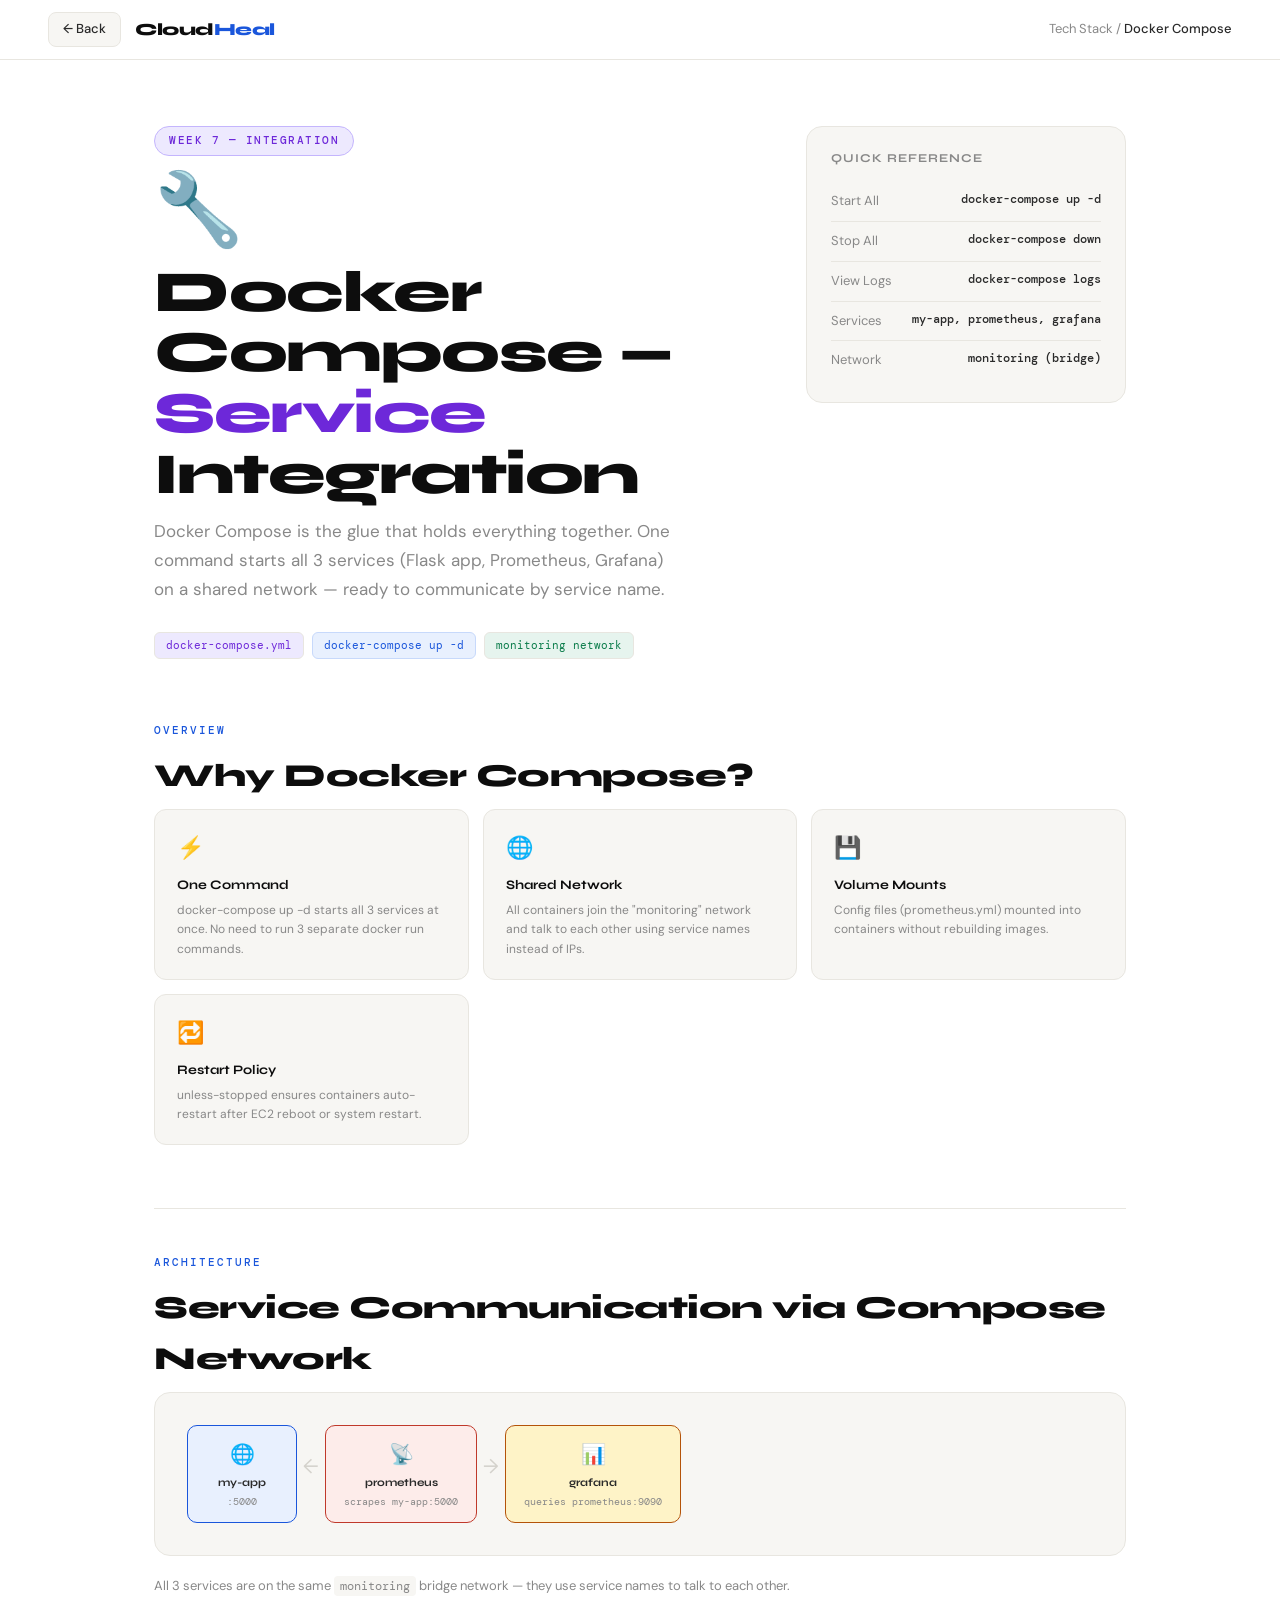
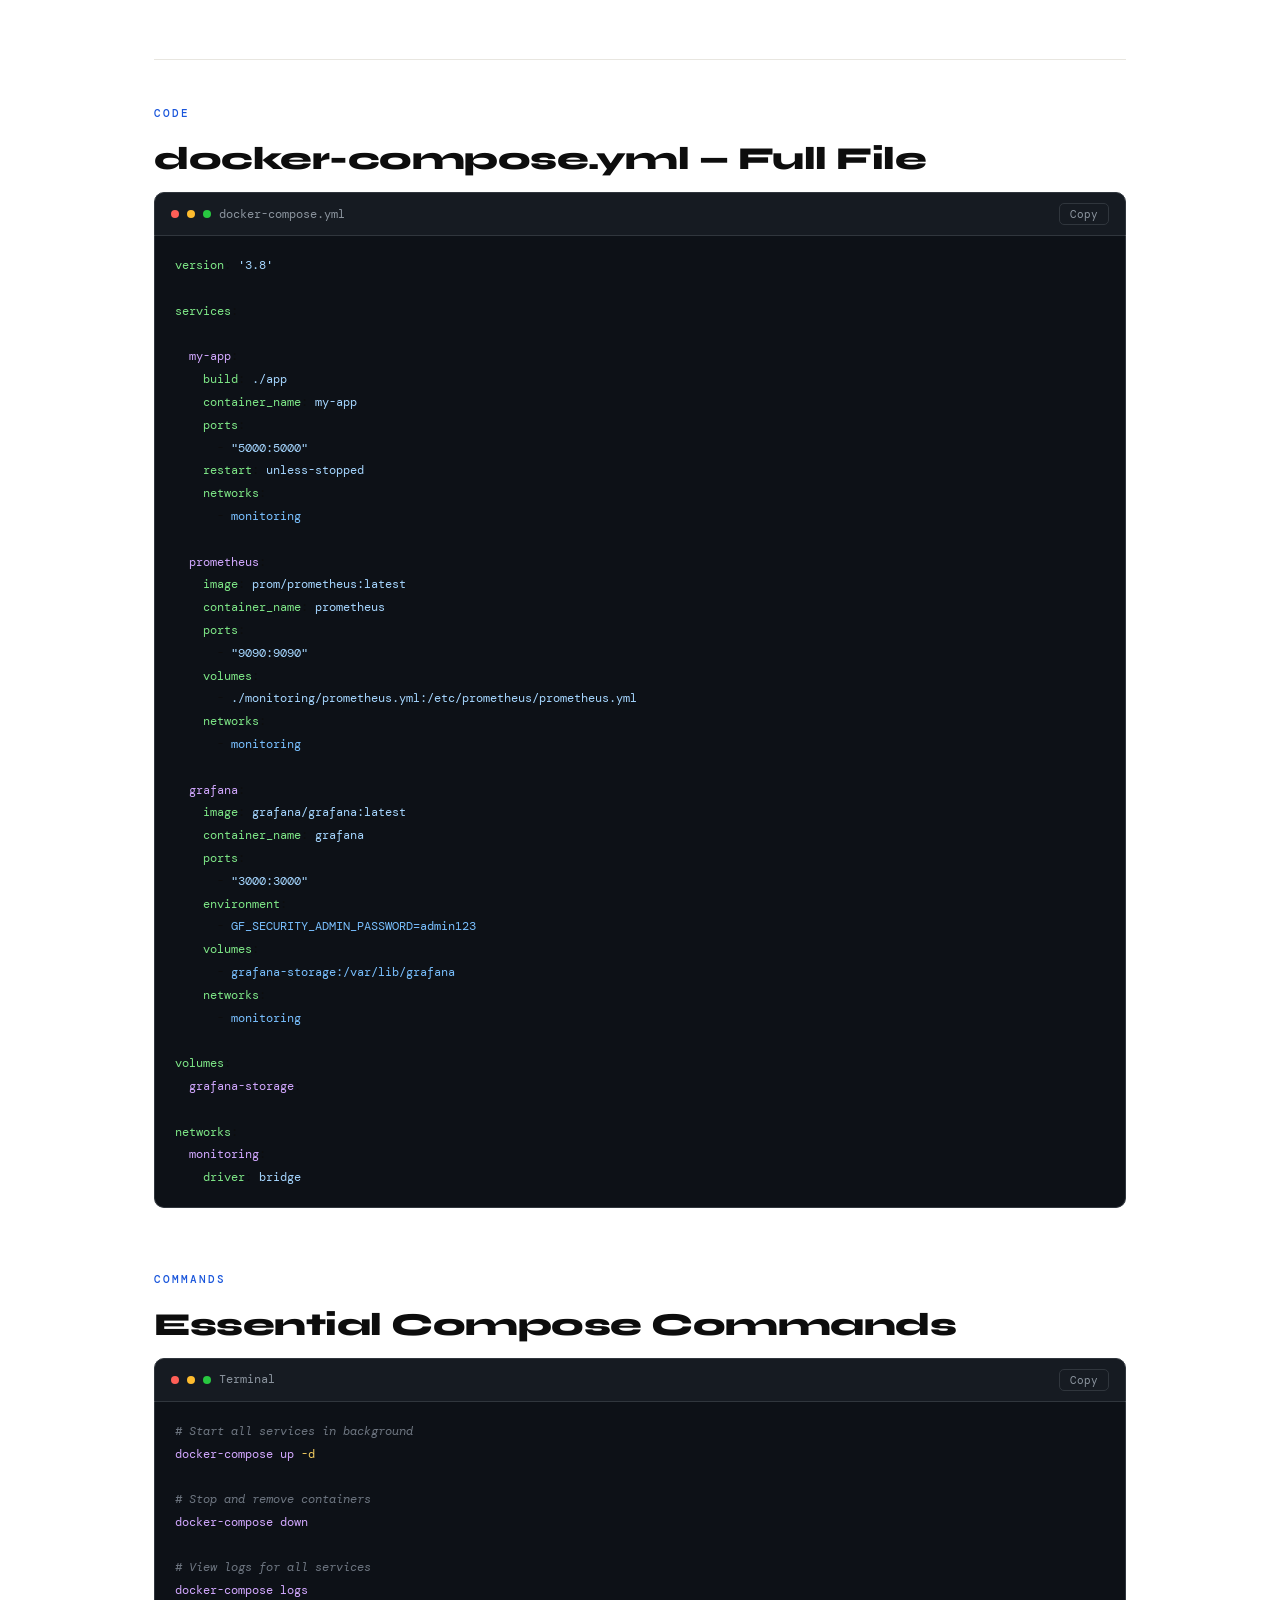
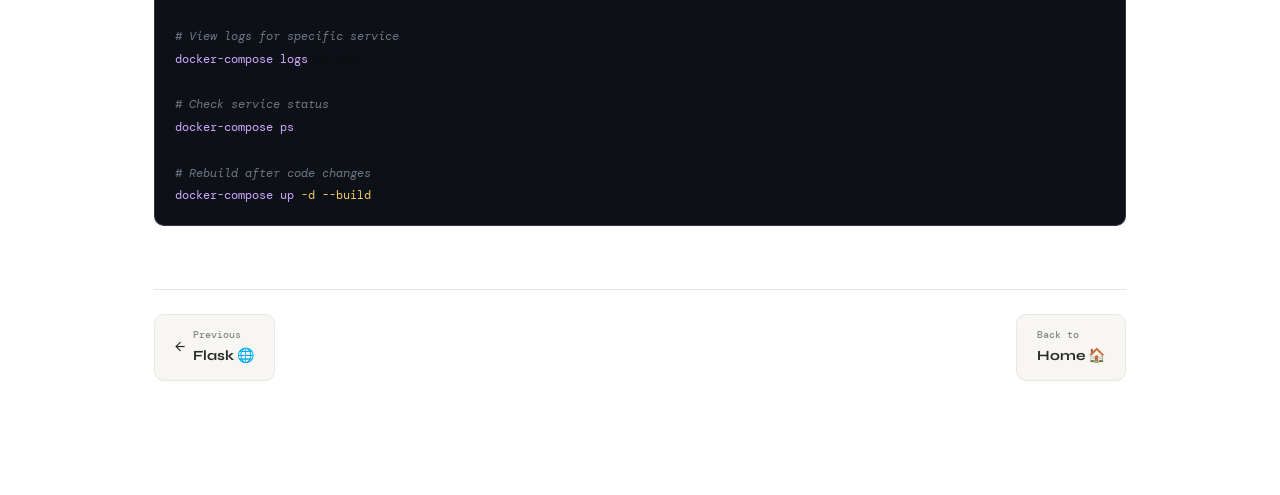
<file: compose.html>
<!DOCTYPE html>
<html lang="en">
<head>
<meta charset="UTF-8"><meta name="viewport" content="width=device-width, initial-scale=1.0">
<title>Docker Compose — CloudHeal Tech Stack</title>
<link href="https://fonts.googleapis.com/css2?family=Syne:wght@400;600;700;800&family=DM+Sans:wght@300;400;500&family=DM+Mono:wght@400;500&display=swap" rel="stylesheet">
<link rel="stylesheet" href="tech-shared.css">
<style>.tech-hero h1 em{color:#6d28d9}.tech-badge{background:#ede9fe;color:#6d28d9;border:1px solid #c4b5fd}</style>
</head>
<body>
<nav>
  <a class="nav-back" href="index.html">← Back</a>
  <a class="nav-logo" href="index.html">Cloud<span>Heal</span></a>
  <span class="nav-crumb">Tech Stack / <strong>Docker Compose</strong></span>
</nav>
<div class="tech-hero">
  <div class="tech-hero-left">
    <div class="tech-badge">Week 7 — Integration</div>
    <span class="tech-icon-big">🔧</span>
    <h1>Docker Compose — <em>Service</em><br>Integration</h1>
    <p class="tech-hero-desc">Docker Compose is the glue that holds everything together. One command starts all 3 services (Flask app, Prometheus, Grafana) on a shared network — ready to communicate by service name.</p>
    <div class="tag-row">
      <span class="tag p">docker-compose.yml</span>
      <span class="tag b">docker-compose up -d</span>
      <span class="tag g">monitoring network</span>
    </div>
  </div>
  <div class="tech-hero-right">
    <div class="kv-title">Quick Reference</div>
    <div class="kv-row"><span class="kv-k">Start All</span><span class="kv-v">docker-compose up -d</span></div>
    <div class="kv-row"><span class="kv-k">Stop All</span><span class="kv-v">docker-compose down</span></div>
    <div class="kv-row"><span class="kv-k">View Logs</span><span class="kv-v">docker-compose logs</span></div>
    <div class="kv-row"><span class="kv-k">Services</span><span class="kv-v">my-app, prometheus, grafana</span></div>
    <div class="kv-row"><span class="kv-k">Network</span><span class="kv-v">monitoring (bridge)</span></div>
  </div>
</div>
<div class="page-body">
  <div class="section reveal">
    <div class="sec-lbl">Overview</div>
    <div class="sec-title">Why Docker Compose?</div>
    <div class="cards-grid">
      <div class="info-card"><div class="ic-icon">⚡</div><div class="ic-title">One Command</div><div class="ic-desc">docker-compose up -d starts all 3 services at once. No need to run 3 separate docker run commands.</div></div>
      <div class="info-card"><div class="ic-icon">🌐</div><div class="ic-title">Shared Network</div><div class="ic-desc">All containers join the "monitoring" network and talk to each other using service names instead of IPs.</div></div>
      <div class="info-card"><div class="ic-icon">💾</div><div class="ic-title">Volume Mounts</div><div class="ic-desc">Config files (prometheus.yml) mounted into containers without rebuilding images.</div></div>
      <div class="info-card"><div class="ic-icon">🔁</div><div class="ic-title">Restart Policy</div><div class="ic-desc">unless-stopped ensures containers auto-restart after EC2 reboot or system restart.</div></div>
    </div>
  </div>
  <div class="divider"></div>
  <div class="section reveal">
    <div class="sec-lbl">Architecture</div>
    <div class="sec-title">Service Communication via Compose Network</div>
    <div class="flow-wrap">
      <div class="flow">
        <div class="flow-step"><div class="flow-box accent"><div class="flow-icon">🌐</div><div class="flow-label">my-app</div><div class="flow-sub">:5000</div></div></div>
        <div class="flow-arrow">←</div>
        <div class="flow-step"><div class="flow-box red"><div class="flow-icon">📡</div><div class="flow-label">prometheus</div><div class="flow-sub">scrapes my-app:5000</div></div></div>
        <div class="flow-arrow">→</div>
        <div class="flow-step"><div class="flow-box amber"><div class="flow-icon">📊</div><div class="flow-label">grafana</div><div class="flow-sub">queries prometheus:9090</div></div></div>
      </div>
    </div>
    <p style="font-size:13px;color:var(--muted);margin-top:12px">All 3 services are on the same <code style="background:var(--off);padding:2px 6px;border-radius:4px;font-family:'DM Mono',monospace;font-size:12px">monitoring</code> bridge network — they use service names to talk to each other.</p>
  </div>
  <div class="divider"></div>
  <div class="section reveal">
    <div class="sec-lbl">Code</div>
    <div class="sec-title">docker-compose.yml — Full File</div>
    <div class="code-wrap">
      <div class="code-header">
        <span class="code-filename"><span class="code-dot r"></span><span class="code-dot y"></span><span class="code-dot g"></span>docker-compose.yml</span>
        <button class="copy-btn" onclick="copyCode(this,'comp-code')">Copy</button>
      </div>
      <pre id="comp-code"><span class="prop">version</span>: <span class="str">'3.8'</span>

<span class="prop">services</span>:

  <span class="fn">my-app</span>:
    <span class="prop">build</span>: <span class="str">./app</span>
    <span class="prop">container_name</span>: <span class="str">my-app</span>
    <span class="prop">ports</span>:
      - <span class="str">"5000:5000"</span>
    <span class="prop">restart</span>: <span class="str">unless-stopped</span>
    <span class="prop">networks</span>:
      - <span class="val">monitoring</span>

  <span class="fn">prometheus</span>:
    <span class="prop">image</span>: <span class="str">prom/prometheus:latest</span>
    <span class="prop">container_name</span>: <span class="str">prometheus</span>
    <span class="prop">ports</span>:
      - <span class="str">"9090:9090"</span>
    <span class="prop">volumes</span>:
      - <span class="str">./monitoring/prometheus.yml:/etc/prometheus/prometheus.yml</span>
    <span class="prop">networks</span>:
      - <span class="val">monitoring</span>

  <span class="fn">grafana</span>:
    <span class="prop">image</span>: <span class="str">grafana/grafana:latest</span>
    <span class="prop">container_name</span>: <span class="str">grafana</span>
    <span class="prop">ports</span>:
      - <span class="str">"3000:3000"</span>
    <span class="prop">environment</span>:
      - <span class="val">GF_SECURITY_ADMIN_PASSWORD=admin123</span>
    <span class="prop">volumes</span>:
      - <span class="val">grafana-storage:/var/lib/grafana</span>
    <span class="prop">networks</span>:
      - <span class="val">monitoring</span>

<span class="prop">volumes</span>:
  <span class="fn">grafana-storage</span>:

<span class="prop">networks</span>:
  <span class="fn">monitoring</span>:
    <span class="prop">driver</span>: <span class="str">bridge</span></pre>
    </div>
  </div>
  <div class="section reveal">
    <div class="sec-lbl">Commands</div>
    <div class="sec-title">Essential Compose Commands</div>
    <div class="code-wrap">
      <div class="code-header">
        <span class="code-filename"><span class="code-dot r"></span><span class="code-dot y"></span><span class="code-dot g"></span>Terminal</span>
        <button class="copy-btn" onclick="copyCode(this,'comp-cmds')">Copy</button>
      </div>
      <pre id="comp-cmds"><span class="cm"># Start all services in background</span>
<span class="fn">docker-compose up</span> <span class="num">-d</span>

<span class="cm"># Stop and remove containers</span>
<span class="fn">docker-compose down</span>

<span class="cm"># View logs for all services</span>
<span class="fn">docker-compose logs</span>

<span class="cm"># View logs for specific service</span>
<span class="fn">docker-compose logs</span> my-app

<span class="cm"># Check service status</span>
<span class="fn">docker-compose ps</span>

<span class="cm"># Rebuild after code changes</span>
<span class="fn">docker-compose up</span> <span class="num">-d --build</span></pre>
    </div>
  </div>
  <div class="page-nav">
    <a class="page-nav-btn" href="flask.html">← <span><span class="pnb-lbl">Previous</span><span class="pnb-name">Flask 🌐</span></span></a>
    <a class="page-nav-btn" href="index.html"><span><span class="pnb-lbl">Back to</span><span class="pnb-name">Home 🏠</span></span></a>
  </div>
</div>
<script>
function copyCode(btn,id){const el=document.getElementById(id);navigator.clipboard.writeText(el.innerText).then(()=>{btn.textContent='Copied!';btn.classList.add('copied');setTimeout(()=>{btn.textContent='Copy';btn.classList.remove('copied')},2000);});}
const io=new IntersectionObserver(e=>e.forEach(el=>{if(el.isIntersecting)el.target.classList.add('visible')}),{threshold:0.07});
document.querySelectorAll('.reveal').forEach(el=>io.observe(el));
</script>
</body>
</html>
</file>
<file: tech-shared.css>
:root{
  --w:#fff;--off:#f7f6f3;--ink:#0d0d0d;--ink2:#2a2a2a;--muted:#888;
  --border:#e8e6e0;--border2:#d4d2cc;
  --blue:#1a56db;--blue-l:#e8f0fe;--blue-m:#c7d9fb;
  --green:#0a7c4a;--green-l:#e6f4ee;
  --amber:#b45309;--amber-l:#fef3c7;
  --red:#c0392b;--red-l:#fdecea;
  --purple:#6d28d9;--purple-l:#ede9fe;
  --r:12px;--shadow:0 2px 14px rgba(0,0,0,0.08);--shadow-lg:0 12px 40px rgba(0,0,0,0.14);
}
*,*::before,*::after{box-sizing:border-box;margin:0;padding:0}
html{scroll-behavior:smooth}
body{font-family:'DM Sans',sans-serif;background:var(--w);color:var(--ink);line-height:1.6;overflow-x:hidden}

nav{position:fixed;top:0;left:0;right:0;z-index:300;display:flex;align-items:center;gap:14px;padding:0 clamp(16px,4vw,48px);height:60px;background:rgba(255,255,255,0.95);backdrop-filter:blur(16px);border-bottom:1px solid var(--border)}
.nav-back{display:inline-flex;align-items:center;gap:7px;background:var(--off);border:1.5px solid var(--border);border-radius:8px;padding:6px 14px;font-family:'DM Sans',sans-serif;font-size:13px;font-weight:500;color:var(--ink2);cursor:pointer;text-decoration:none;transition:all .2s}
.nav-back:hover{border-color:var(--ink);background:var(--w)}
.nav-logo{font-family:'Syne',sans-serif;font-weight:800;font-size:17px;letter-spacing:-.5px;text-decoration:none;color:var(--ink)}
.nav-logo span{color:var(--blue)}
.nav-crumb{font-size:13px;color:var(--muted);margin-left:auto}
.nav-crumb strong{color:var(--ink2);font-weight:500}

/* HERO */
.tech-hero{padding:clamp(88px,14vh,130px) clamp(20px,5vw,64px) clamp(48px,7vh,72px);max-width:1100px;margin:0 auto;display:flex;align-items:flex-start;gap:40px;flex-wrap:wrap}
.tech-hero-left{flex:1;min-width:260px}
.tech-badge{display:inline-flex;align-items:center;gap:8px;font-size:11px;font-family:'DM Mono',monospace;font-weight:500;letter-spacing:1.5px;text-transform:uppercase;padding:5px 14px;border-radius:100px;margin-bottom:18px}
.tech-icon-big{font-size:clamp(48px,8vw,72px);margin-bottom:16px;display:block;line-height:1}
.tech-hero h1{font-family:'Syne',sans-serif;font-weight:800;font-size:clamp(28px,5vw,58px);letter-spacing:-1.5px;line-height:1.05;margin-bottom:12px}
.tech-hero h1 em{font-style:normal}
.tech-hero-desc{font-size:clamp(14px,1.8vw,17px);color:var(--muted);max-width:520px;margin-bottom:28px;line-height:1.7}
.tech-hero-right{width:clamp(220px,30vw,320px);background:var(--off);border:1.5px solid var(--border);border-radius:16px;padding:22px 24px;flex-shrink:0}
.kv-title{font-family:'Syne',sans-serif;font-weight:700;font-size:12px;text-transform:uppercase;letter-spacing:1px;color:var(--muted);margin-bottom:14px}
.kv-row{display:flex;justify-content:space-between;align-items:flex-start;padding:9px 0;border-bottom:1px solid var(--border);font-size:13px;gap:12px}
.kv-row:last-child{border:none}
.kv-k{color:var(--muted);flex-shrink:0}
.kv-v{font-family:'DM Mono',monospace;font-size:11.5px;color:var(--ink2);font-weight:500;text-align:right}

/* SECTIONS */
.page-body{max-width:1100px;margin:0 auto;padding:0 clamp(20px,5vw,64px) clamp(60px,10vh,100px)}
.section{margin-bottom:clamp(40px,7vh,72px)}
.sec-lbl{font-family:'DM Mono',monospace;font-size:11px;font-weight:500;color:var(--blue);letter-spacing:2px;text-transform:uppercase;margin-bottom:10px}
.sec-title{font-family:'Syne',sans-serif;font-weight:800;font-size:clamp(20px,3vw,32px);letter-spacing:-.5px;margin-bottom:8px}
.sec-desc{font-size:14px;color:var(--muted);max-width:540px;margin-bottom:28px;line-height:1.7}

/* CARDS GRID */
.cards-grid{display:grid;grid-template-columns:repeat(auto-fill,minmax(clamp(200px,25vw,260px),1fr));gap:14px}
.info-card{background:var(--off);border:1.5px solid var(--border);border-radius:var(--r);padding:20px 22px;transition:all .2s}
.info-card:hover{box-shadow:var(--shadow);transform:translateY(-2px);border-color:var(--border2)}
.ic-icon{font-size:22px;margin-bottom:10px}
.ic-title{font-family:'Syne',sans-serif;font-weight:700;font-size:13px;margin-bottom:5px}
.ic-desc{font-size:12px;color:var(--muted);line-height:1.6}

/* CODE BLOCK */
.code-wrap{margin-bottom:20px}
.code-header{display:flex;align-items:center;justify-content:space-between;background:#161b22;border-radius:10px 10px 0 0;padding:10px 16px;border:1px solid #30363d}
.code-filename{font-family:'DM Mono',monospace;font-size:12px;color:#8b949e;display:flex;align-items:center;gap:8px}
.code-dot{width:8px;height:8px;border-radius:50%}
.code-dot.r{background:#ff5f57}.code-dot.y{background:#febc2e}.code-dot.g{background:#28c840}
.copy-btn{font-size:11px;font-family:'DM Mono',monospace;background:transparent;border:1px solid #30363d;color:#8b949e;border-radius:5px;padding:3px 10px;cursor:pointer;transition:all .2s}
.copy-btn:hover{border-color:#58a6ff;color:#58a6ff}
.copy-btn.copied{border-color:#3fb950;color:#3fb950}
pre{background:#0d1117;border:1px solid #30363d;border-top:none;border-radius:0 0 10px 10px;padding:18px 20px;overflow-x:auto;font-family:'DM Mono',monospace;font-size:12px;line-height:1.9;margin:0}
pre::-webkit-scrollbar{height:4px}
pre::-webkit-scrollbar-thumb{background:#333;border-radius:2px}
.kw{color:#ff7b72}.str{color:#a5d6ff}.cm{color:#6e7681;font-style:italic}.fn{color:#d2a8ff}.val{color:#79c0ff}.num{color:#f2cc60}.prop{color:#7ee787}.op{color:#ff7b72}

/* FLOW DIAGRAM */
.flow-wrap{background:var(--off);border:1.5px solid var(--border);border-radius:16px;padding:clamp(18px,3vw,32px);overflow-x:auto;margin-bottom:20px}
.flow{display:flex;align-items:center;gap:0;flex-wrap:nowrap;min-width:max-content}
.flow-step{display:flex;flex-direction:column;align-items:center;gap:8px}
.flow-box{background:var(--w);border:1.5px solid var(--border);border-radius:10px;padding:12px 18px;text-align:center;min-width:110px;transition:all .2s;cursor:default}
.flow-box:hover{box-shadow:var(--shadow);transform:translateY(-2px)}
.flow-box.accent{border-color:var(--blue);background:var(--blue-l)}
.flow-box.green{border-color:var(--green);background:var(--green-l)}
.flow-box.red{border-color:var(--red);background:var(--red-l)}
.flow-box.amber{border-color:var(--amber);background:var(--amber-l)}
.flow-box.purple{border-color:var(--purple);background:var(--purple-l)}
.flow-icon{font-size:20px;margin-bottom:4px}
.flow-label{font-family:'Syne',sans-serif;font-weight:700;font-size:11px;color:var(--ink2)}
.flow-sub{font-size:10px;color:var(--muted);font-family:'DM Mono',monospace;margin-top:2px}
.flow-arrow{font-size:20px;color:var(--border2);padding:0 6px;flex-shrink:0;align-self:center;margin-bottom:16px}

/* TAGS */
.tag-row{display:flex;flex-wrap:wrap;gap:8px;margin-top:14px}
.tag{font-size:11px;font-family:'DM Mono',monospace;padding:4px 11px;border-radius:6px;border:1px solid var(--border)}
.tag.b{background:var(--blue-l);color:var(--blue);border-color:var(--blue-m)}
.tag.g{background:var(--green-l);color:var(--green)}
.tag.a{background:var(--amber-l);color:var(--amber)}
.tag.r{background:var(--red-l);color:var(--red)}
.tag.p{background:var(--purple-l);color:var(--purple)}

/* DIVIDER */
.divider{height:1px;background:var(--border);margin:clamp(32px,5vh,56px) 0}

/* NEXT PAGE NAV */
.page-nav{display:flex;justify-content:space-between;align-items:center;padding:24px 0;border-top:1px solid var(--border);gap:16px;flex-wrap:wrap}
.page-nav-btn{display:inline-flex;align-items:center;gap:8px;background:var(--off);border:1.5px solid var(--border);border-radius:10px;padding:12px 20px;font-family:'DM Sans',sans-serif;font-size:13px;font-weight:500;color:var(--ink2);cursor:pointer;text-decoration:none;transition:all .2s}
.page-nav-btn:hover{border-color:var(--blue);color:var(--blue);background:var(--blue-l)}
.page-nav-btn .pnb-lbl{font-size:10px;color:var(--muted);display:block;margin-bottom:2px;font-family:'DM Mono',monospace}
.page-nav-btn .pnb-name{font-family:'Syne',sans-serif;font-weight:700;font-size:14px}

/* SCROLL REVEAL */
.reveal{opacity:0;transform:translateY(18px);transition:opacity .45s ease,transform .45s ease}
.reveal.visible{opacity:1;transform:none}
</file>
